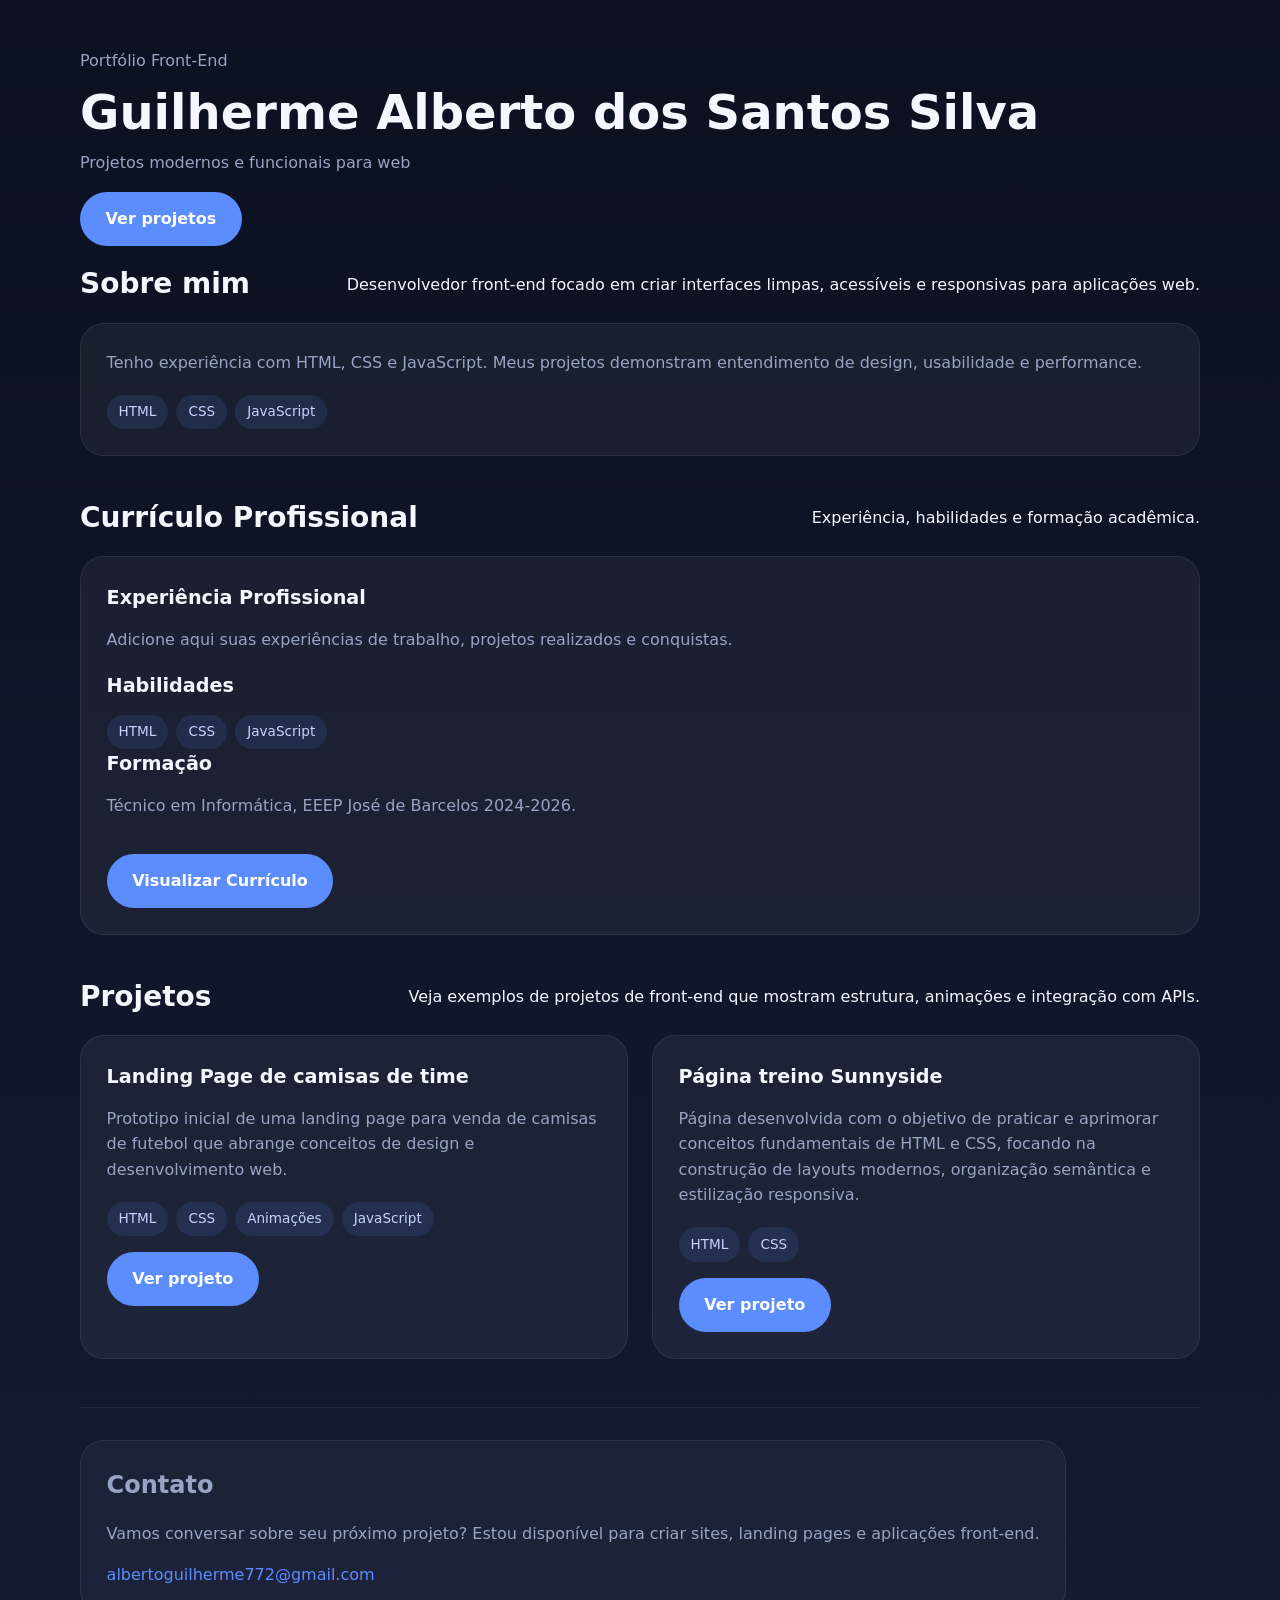
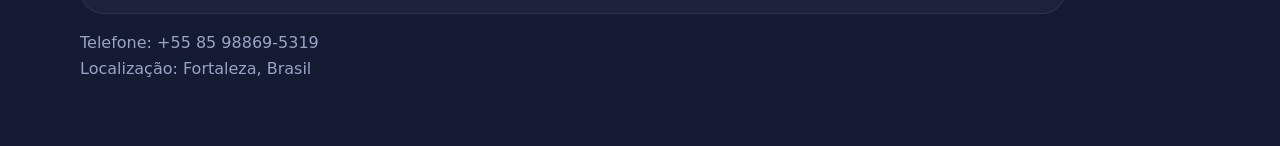
<file: index.html>
<!DOCTYPE html>
<html lang="pt-BR">
<head>
  <meta charset="UTF-8">
  <meta name="viewport" content="width=device-width, initial-scale=1.0">
  <title>Portfólio Front-End</title>
  <link rel="stylesheet" href="css/style.css">
  
    
</head>
<body>
  <div class="container">

    <!-- Cabeçalho -->
    <header>
      <div>
        <p>Portfólio Front-End</p>
        <h1>Guilherme Alberto dos Santos Silva</h1>
        <p>Projetos modernos e funcionais para web</p>
      </div>
      <a class="button-primary" href="#projetos">Ver projetos</a>
    </header>

    <!-- Seção Sobre mim -->    
    <section>
      <div class="section-title">
        <h2>Sobre mim</h2>
        <p>Desenvolvedor front-end focado em criar interfaces limpas, acessíveis e responsivas para aplicações web.</p>
      </div>
      <div class="card">
        <p>Tenho experiência com HTML, CSS e JavaScript. Meus projetos demonstram entendimento de design, usabilidade e performance.</p>
        <div class="tags">
          <span class="tag">HTML</span>
          <span class="tag">CSS</span>
          <span class="tag">JavaScript</span>
        </div>
      </div>
    </section>

    <!-- Seção Currículo -->
    <section id="curriculo" style="margin-top: 2.5rem;">
      <div class="section-title">
        <h2>Currículo Profissional</h2>
        <p>Experiência, habilidades e formação acadêmica.</p>
      </div>
      <div class="card">
        <h3>Experiência Profissional</h3>
        <p>Adicione aqui suas experiências de trabalho, projetos realizados e conquistas.</p>
        <h3>Habilidades</h3>
        <div class="tags">
          <span class="tag">HTML</span>
          <span class="tag">CSS</span>
          <span class="tag">JavaScript</span>
        </div>
        <h3>Formação</h3>
        <p>Técnico em Informática, EEEP José de Barcelos 2024-2026.</p>
        <a class="button-primary" href="imgs/Currículo Profissional Guilherme Alberto.pdf" style="margin-top: 1rem; display: inline-flex;">Visualizar Currículo</a>
      </div>
    </section>

    <!-- Seção Projetos -->
    <section id="projetos" style="margin-top: 2.5rem;">
      <div class="section-title">
        <h2>Projetos</h2>
        <p>Veja exemplos de projetos de front-end que mostram estrutura, animações e integração com APIs.</p>
      </div>

      <!-- Projetos -->
      <div id="projetos" class="grid projects">

        <!--Projeto Shirt Cycle-->
        <article class="card">
          <h3>Landing Page de camisas de time</h3>
          <p>Prototipo inicial de uma landing page para venda de camisas de futebol que abrange conceitos de design e desenvolvimento web.</p>
          <div class="tags">
            <span class="tag">HTML</span>
            <span class="tag">CSS</span>
            <span class="tag">Animações</span>
            <span class="tag">JavaScript</span>
          </div>
          <a class="button-primary" href="projetos/Shirt Cycle para portfolio/index.html" style="margin-top:1rem; display:inline-block;">Ver projeto</a>
        </article>

        <!--Projeto Suunyside-->
        <article class="card">
          <h3>Página treino Sunnyside</h3>
          <p>Página desenvolvida com o objetivo de praticar e aprimorar conceitos fundamentais de HTML e CSS, focando na construção de layouts modernos, organização semântica e estilização responsiva.</p>
          <div class="tags">
            <span class="tag">HTML</span>
            <span class="tag">CSS</span>
          </div>
          <a class="button-primary" href="projetos/suunyside/index.html" style="margin-top:1rem; display:inline-block;">Ver projeto</a>
        </article>


      
      </div>
    </section>

    <!-- Rodapé -->
    <footer>
      <div class="contact-card">
        <h2>Contato</h2>
        <p>Vamos conversar sobre seu próximo projeto? Estou disponível para criar sites, landing pages e aplicações front-end.</p>
        <a href="mailto:albertoguilherme772@gmail.com">albertoguilherme772@gmail.com</a>
      </div>
      <div>
        <p>Telefone: +55 85 98869-5319</p>
        <p>Localização: Fortaleza, Brasil</p>
      </div>
    </footer>
  </div>
</body>
</html>
</file>
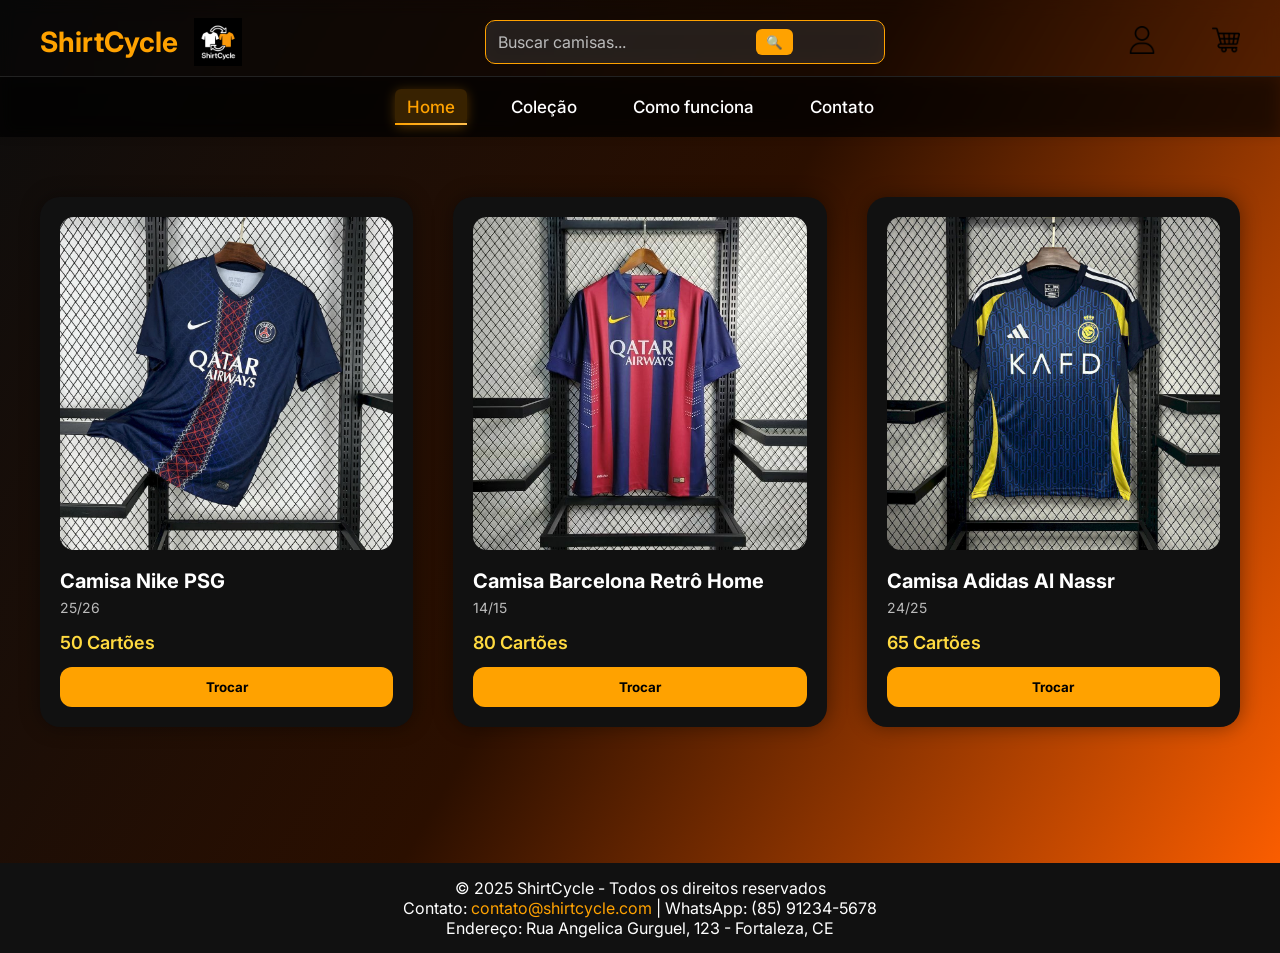
<file: projetos/Shirt Cycle para portfolio/index.html>
<!DOCTYPE html>
<html lang="pt-br">
<head>
  <meta charset="UTF-8" />
  <meta name="viewport" content="width=device-width, initial-scale=1.0" />
  <title>ShirtCycle</title>
  <link rel="stylesheet" href="css/pagina-principal.css">
  <!-- Links para fontes Google Fonts -->
  <link rel="preconnect" href="https://fonts.googleapis.com">
  <link rel="preconnect" href="https://fonts.gstatic.com" crossorigin>
  <link href="https://fonts.googleapis.com/css2?family=Inter:wght@300;400;600;700&display=swap" rel="stylesheet">


</head>
<body>
  <!-- Seção do cabeçalho com navbar -->
  <header class="main-navbar">
    <!-- Parte superior da navbar -->
    <div class="navbar-top">

      <!-- Parte esquerda da navbar -->
      <div class="navbar-left">
        <span class="logo" style="font-size:28px; font-weight:700; color:#ffa200; margin-right:16px;">ShirtCycle</span>
        <img src="imgs/favicon.ico.jpg" alt="Logo" style="height:48px;">
      </div>

      <!-- Parte central da navbar -->
      <div class="navbar-center">
        <form class="search-bar">
          <input type="text" placeholder="Buscar camisas..." />
          <button type="submit">🔍</button>
        </form>
      </div>

      <!-- Parte direita da navbar -->
      <div class="navbar-right">
        <a href="usuario.html"><img src="imgs/user.png" alt="Minha conta" style="height:28px; margin-right:24px;"></a>
        <a href="carrinho.html" style="cursor: pointer; text-decoration: none;">
          <img src="imgs/shopping-cart.png" alt="Meu carrinho" style="height:28px;">
        </a>
      </div>
    </div>

    <!-- Navbar inferior -->
    <nav class="navbar-menu">
      <ul>
        <li><a href="#" class="active">Home</a></li>
        <li><a href="#">Coleção</a></li>
        <li><a href="#">Como funciona</a></li>
        <li><a href="#">Contato</a></li>
      </ul>
    </nav>
  </header>

  <!-- Conteúdo principal com cards das camisas -->
  <div class="container">

    <!-- Card da camisa PSG -->
    <div class="card">
      <img src="imgs/camisa-nike-psg-2025-2026-oficial-masculina-c0c71cf3f58de8229017474067419958-1024-1024.webp" alt="Camisa PSG" />
      <div class="info">
        <h2>Camisa Nike PSG</h2>
        <span>25/26</span>
      </div>
      <p class="preco">50 Cartões</p>
      <a href="compre-psg.html"><button class="btn-trocar">Trocar</button></a>
    </div>

    <!-- Card da camisa Barcelona -->
    <div class="card">
      <img src="imgs/camisa-retro-barcelona-14-15-home-nike-vermelho-azul-imagem1-jpeg11-5f0092def4915a3cf616942218174651-640-0.jpeg.jpg" alt="Barcelona Retrô" />
      <div class="info">
        <h2>Camisa Barcelona Retrô Home</h2>
        <span>14/15</span>
      </div>
      <p class="preco">80 Cartões</p>
      <a href="compre_barca.html"><button class="btn-trocar">Trocar</button></a>
    </div>

    <!-- Card da camisa Al Nassr -->
    <div class="card">
      <img src="imgs/camisa-adidas-al-nassr-2024-2025-azul-oficial-masculina-2-25462c54479f03300c17310004550002-1024-1024.jpg" alt="Al Nassr" />
      <div class="info">
        <h2>Camisa Adidas Al Nassr</h2>
        <span>24/25</span>
      </div>
      <p class="preco">65 Cartões</p>
      <a href="compre_alnassar.html"><button class="btn-trocar">Trocar</button></a>
    </div>
  </div>

  <!-- Rodapé da página -->
  <footer id="footer">
    <p>© 2025 ShirtCycle - Todos os direitos reservados</p>
    <p>Contato: <a href="mailto:contato@shirtcycle.com">contato@shirtcycle.com</a> | WhatsApp: (85) 91234-5678</p>
    <p>Endereço: Rua Angelica Gurguel, 123 - Fortaleza, CE</p>
  </footer>
</body>
</html>
</file>
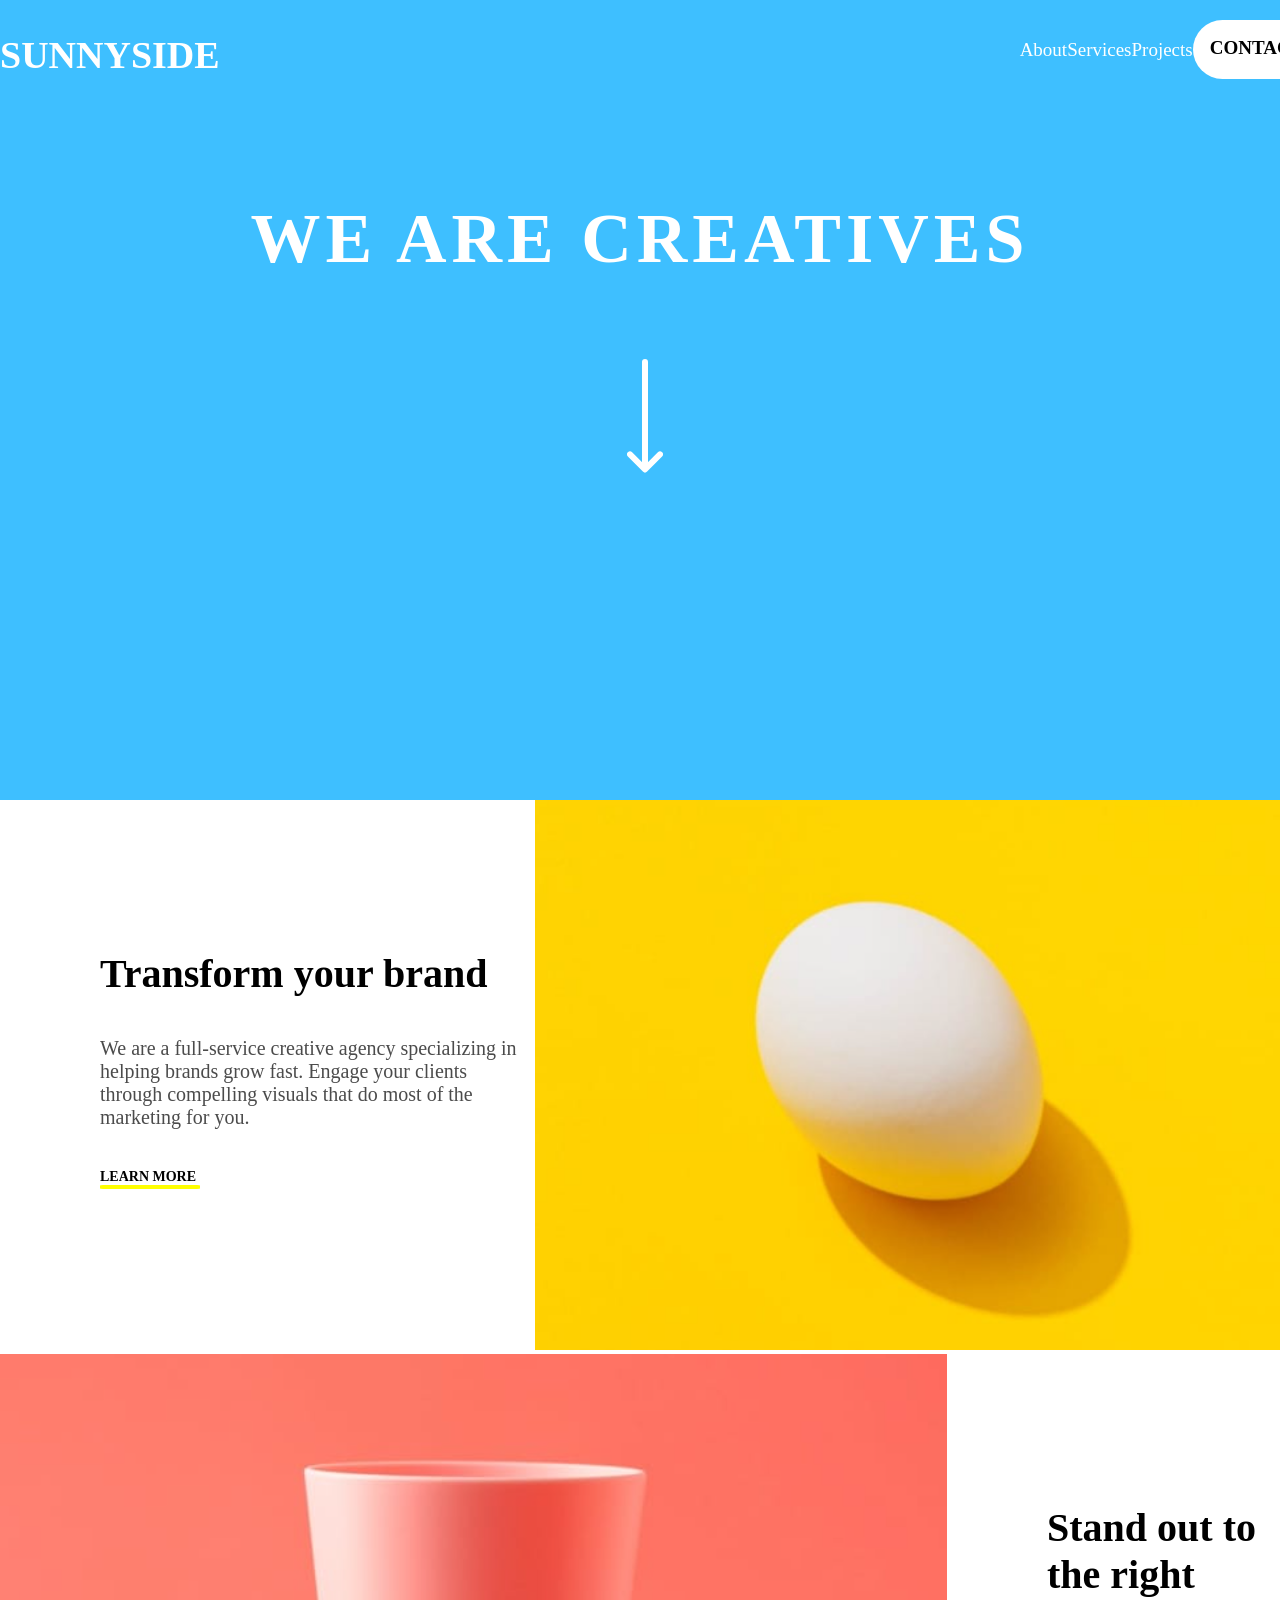
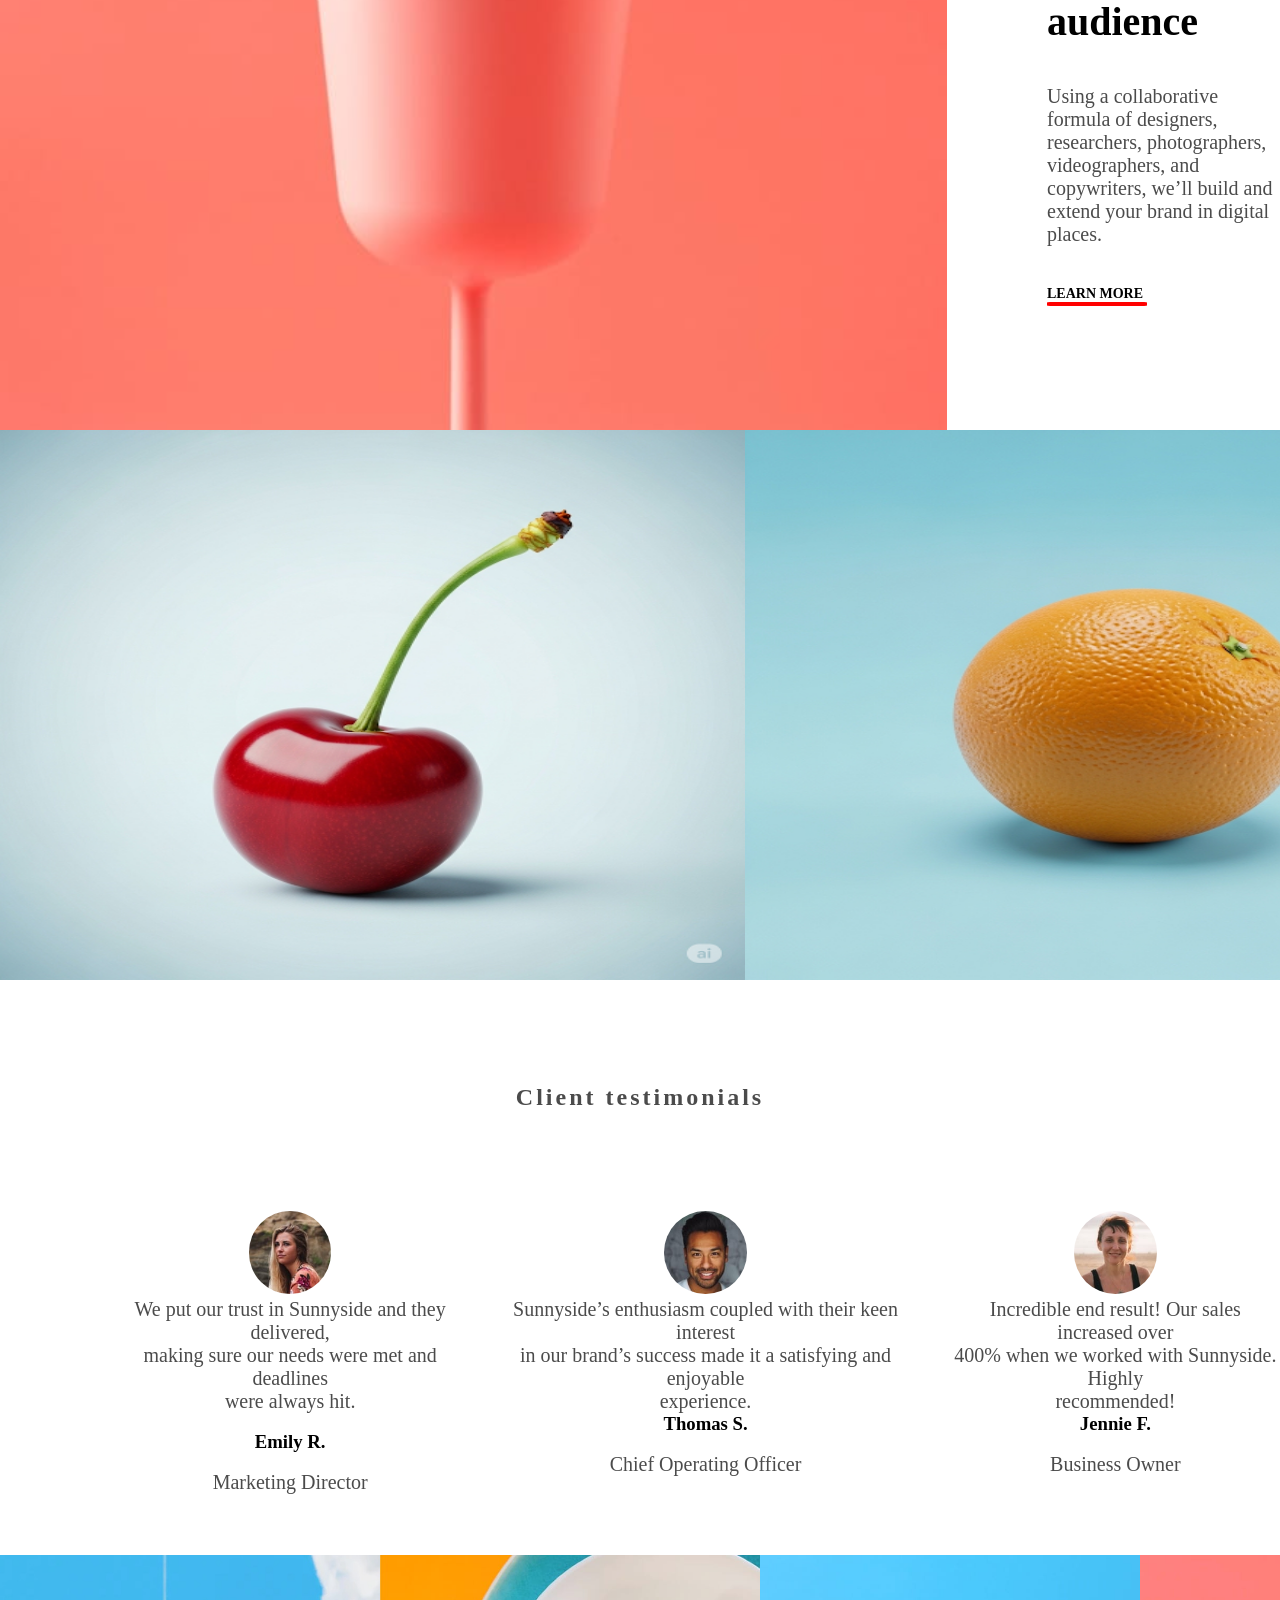
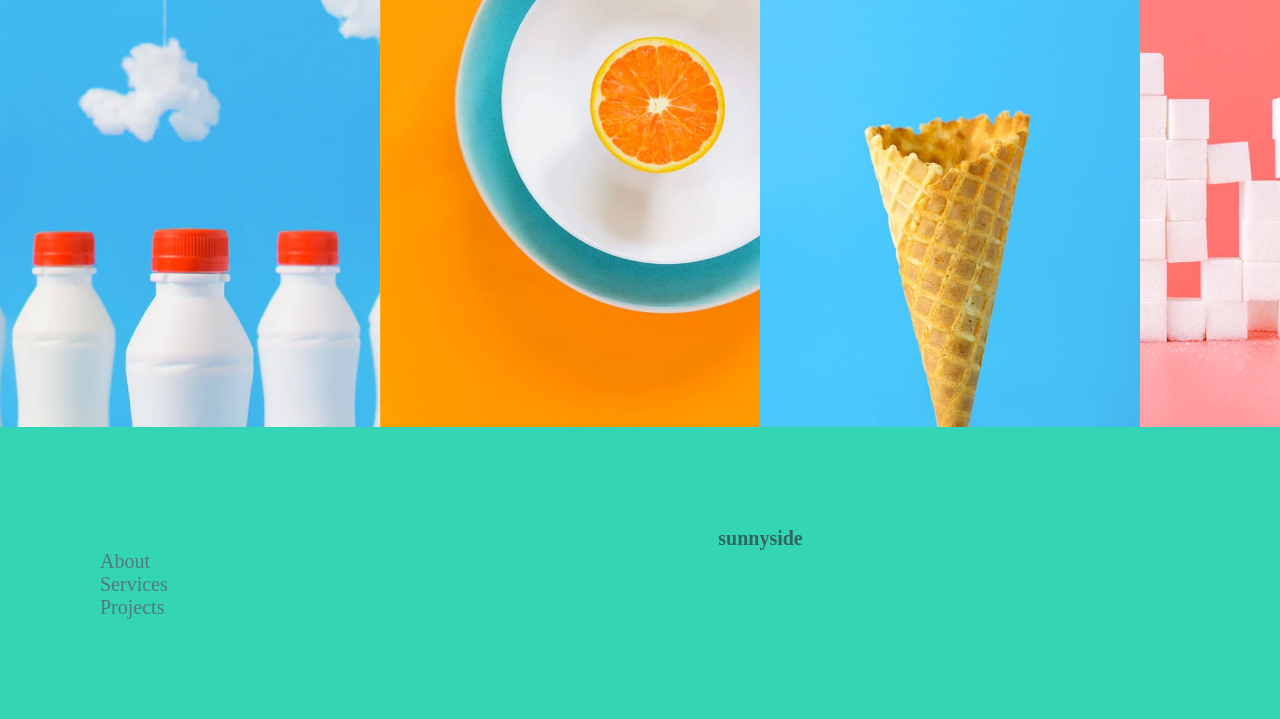
<file: projetos/suunyside/index.html>
<!DOCTYPE html>
<html lang="pt-br">
<head>
    <meta charset="UTF-8">
    <meta name="viewport" content="width=device-width, initial-scale=1.0">
    <title>Document</title>
    <link rel="stylesheet" href="css/style.css">
</head>
<body>
    <!-- Cabeçalho -->
    <header class="cabecalho">

        <!-- Barra de navegação -->
        <div class="navbar">
            <div class="sunny"> <strong> <h1>SUNNYSIDE </h1> </strong></div>
            <div class="about">About</div>
            <div class="services">Services</div>
            <div class="proj">Projects</div>
            <div class="cont"><strong> CONTACT </strong></div>
        </div>

       <div class="creative"> <strong> <h1> WE ARE CREATIVES </h1> </strong></div>
       <img class="seta" src="imgs/icon-arrow-down.svg" alt="">
    </header>

    <!--Cards-->
    <div class="cards">
    
        <!--Card 1-->
        <div class="descricao1">
            <div class="frases">
                <div class="frase1"> <h1>Transform your brand</h1></div>
                <div class="frase2">We are a full-service creative agency specializing in helping brands grow fast. Engage your clients through compelling visuals that do most of the marketing for you.</div>
                <div class="learn"><strong>LEARN MORE</strong> </div>
                <div class="bar-amarelo"></div>
            </div>
            <div class="ovo"><img src="imgs/Captura de tela 2025-07-27 135743.png" alt=""></div>   
        </div>

    <!--Card 2-->
        <div class="card-copo">
            <img class="copo" src="imgs/Captura de tela 2025-07-27 161044.png" alt="">
            <div class="frases2">
                <div class="stand"> <h1>Stand out to the right audience</h1></div>
                <p class="frase3">Using a collaborative formula of designers, researchers, photographers, videographers, and copywriters, we’ll build and extend your brand in digital places.</p>
                <p class="learn"><strong>LEARN MORE</strong></p>
                <div class="bar-vermelho"></div>
            </div>
        </div>
</div>
        <!--Cards finais-->
        <div class="cards-finais">
            <div class="card-cereja">
                <img class="cereja" src="imgs/unnamed.png" alt="">
            </div>
            <div class="card-laranja">
                <img class="laranja" src="imgs/unnamed (1).png" alt="">
            </div>
        </div>

 <h2>Client testimonials</h2>

        <!--Clientes-->
        <div class="clientes">
            
            <!-- Emily -->
            <div class="emily">
                <img class="img-emily" src="imgs/image-emily.jpg" alt=""><br>
                <p>We put our trust in Sunnyside and they delivered,<br> making sure our needs were met and deadlines<br> were always hit.</p> <br>
                <h3>Emily R.</h3> <br>
                <p>Marketing Director</p>
            </div>

            <!-- Thomas -->
            <div class="thomas">
                <img class="img-thomas" src="imgs/image-thomas.jpg" alt="">
                <p>Sunnyside’s enthusiasm coupled with their keen interest <br>  in our brand’s success made it a satisfying and enjoyable <br> experience.</p>
                <h3>Thomas S.</h3><br>
                <p>Chief Operating Officer</p>
            </div>

            <!-- Jennie -->
            <div class="jennie">
                <img class="img-jennie" src="imgs/image-jennie.jpg" alt="">
                <p>Incredible end result! Our sales increased over <br> 400% when we worked with Sunnyside. Highly <br> recommended!</p>
                <h3>Jennie F.</h3><br>
                <p>Business Owner</p>
            </div>
        </div>

<!--Rodapé-->
    <div class="footer">
        <img src="imgs/image-gallery-milkbottles.jpg" alt="">
        <img src="imgs/image-gallery-orange.jpg" alt="">
        <img src="imgs/image-gallery-cone.jpg" alt="">
        <img src="imgs/image-gallery-sugarcubes.jpg" alt="">

    </div>

        <div class="footer-text">
          <h1>sunnyside</h1> 
          <p class="p-final">About</p>
          <p class="p-final">Services</p>
          <p class="p-final">Projects</p> 
        </div>

</body>
</html>
</file>
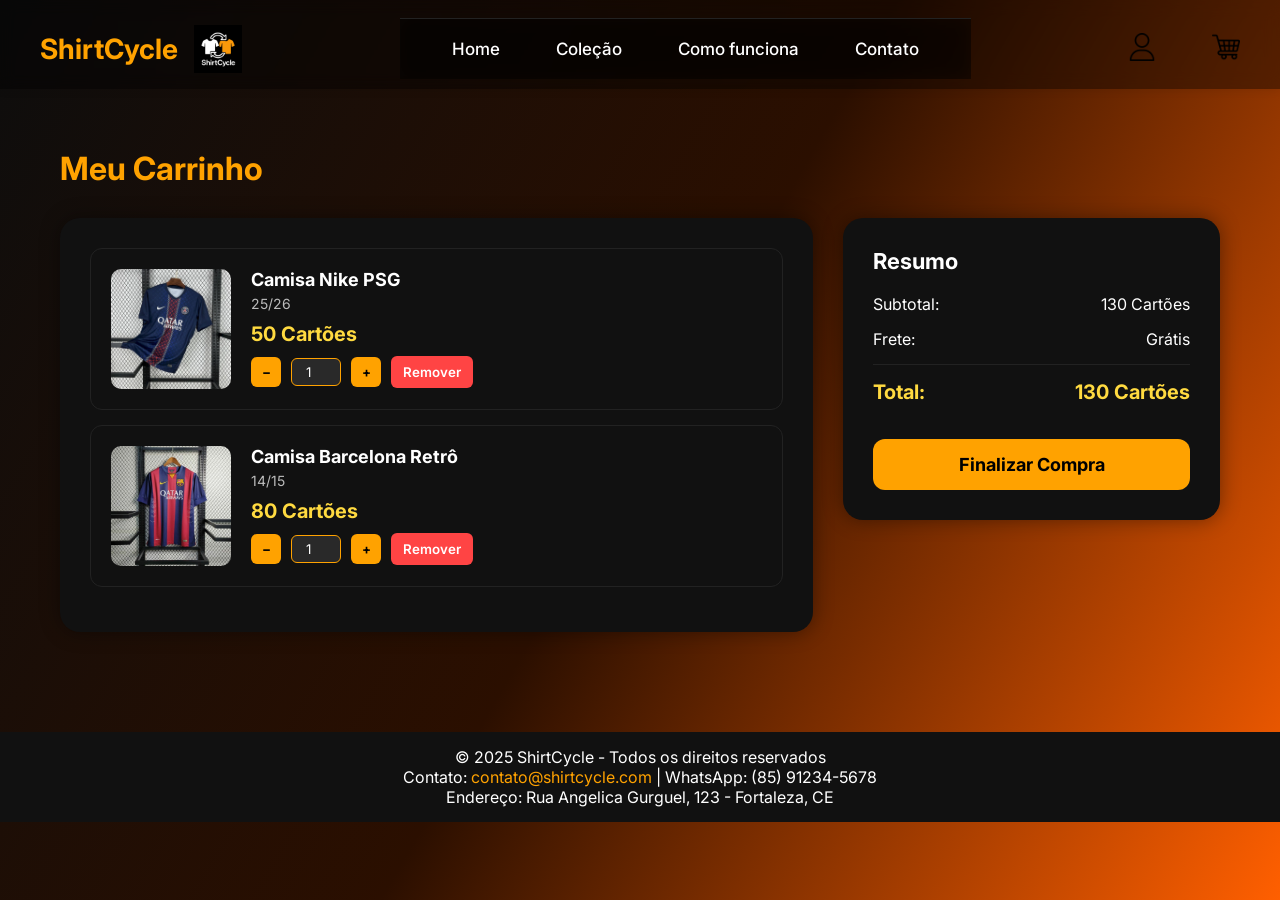
<file: projetos/Shirt Cycle para portfolio/carrinho.html>
<!DOCTYPE html>
<html lang="pt-br">
<head>

  <meta charset="UTF-8" />
  <meta name="viewport" content="width=device-width, initial-scale=1.0" />
  <title>Carrinho - ShirtCycle</title>
  <link rel="stylesheet" href="css/carrinho.css">
  <!-- Links para fontes Google Fonts -->
  <link rel="preconnect" href="https://fonts.googleapis.com">
  <link rel="preconnect" href="https://fonts.gstatic.com" crossorigin>
  <link href="https://fonts.googleapis.com/css2?family=Inter:wght@300;400;600;700&display=swap" rel="stylesheet">

</head>

<body>
  <!-- Seção do cabeçalho com navbar -->
  <header class="main-navbar">

    <!--Navbar superior-->
    <div class="navbar-top">

      <!--Navbar a esquerda-->
      <div class="navbar-left">
        <span class="logo" style="font-size:28px; font-weight:700; color:#ffa200; margin-right:16px;">ShirtCycle</span>
        <img src="imgs/favicon.ico.jpg" alt="Logo" style="height:48px;">
      </div>

      <nav class="navbar-menu">
      <ul>
        <li><a href="index.html">Home</a></li>
        <li><a href="#">Coleção</a></li>
        <li><a href="#">Como funciona</a></li>
        <li><a href="#">Contato</a></li>
      </ul>
    </nav>

      
      <!--Navbar a direita-->
      <div class="navbar-right">
        <a href="usuario.html"><img src="imgs/user.png" alt="Minha conta" style="height:28px; margin-right:24px;"></a>
        <a href="carrinho.html"><img src="imgs/shopping-cart.png" alt="Meu carrinho" style="height:28px;"></a>
      </div>
    </div>

    <!-- Navbar inferior -->
    
  </header>


  <!-- Conteúdo principal do carrinho -->
  <div class="cart-container">
    <h1 class="cart-title">Meu Carrinho</h1>

    <div class="cart-content">
      <!-- Itens do carrinho -->
      <div class="cart-items" id="cartItems">
        <div class="empty-cart">
          <p>Seu carrinho está vazio</p>
          <a href="index.html" class="empty-btn">Voltar às compras</a>
        </div>
      </div>

      <!-- Resumo do carrinho -->
      <div class="cart-summary">
        <h2 class="summary-title">Resumo</h2>
        <div class="summary-row">
          <span>Subtotal:</span>
          <span id="subtotal">0 Cartões</span>
        </div>
        <div class="summary-row">
          <span>Frete:</span>
          <span>Grátis</span>
        </div>
        <div class="summary-row total">
          <span>Total:</span>
          <span id="total">0 Cartões</span>
        </div>
        <button class="checkout-btn" id="checkoutBtn" disabled>Finalizar Compra</button>
      </div>
    </div>
  </div>

  <!-- Rodapé da página -->
  <footer>
    <p>© 2025 ShirtCycle - Todos os direitos reservados</p>
    <p>Contato: <a href="mailto:contato@shirtcycle.com">contato@shirtcycle.com</a> | WhatsApp: (85) 91234-5678</p>
    <p>Endereço: Rua Angelica Gurguel, 123 - Fortaleza, CE</p>
  </footer>

  <script>
    // Dados de exemplo do carrinho (integrar com localStorage ou backend)
    const cartData = [
      {
        id: 1,
        name: 'Camisa Nike PSG',
        season: '25/26',
        price: 50,
        quantity: 1,
        image: 'imgs/camisa-nike-psg-2025-2026-oficial-masculina-c0c71cf3f58de8229017474067419958-1024-1024.webp'
      },
      {
        id: 2,
        name: 'Camisa Barcelona Retrô',
        season: '14/15',
        price: 80,
        quantity: 1,
        image: 'imgs/camisa-retro-barcelona-14-15-home-nike-vermelho-azul-imagem1-jpeg11-5f0092def4915a3cf616942218174651-640-0.jpeg.jpg'
      }
    ];

    // Função para renderizar o carrinho
    function renderCart() {
      const cartItems = document.getElementById('cartItems');

      if (cartData.length === 0) {
        cartItems.innerHTML = `
          <div class="empty-cart">
            <p>Seu carrinho está vazio</p>
            <a href="teste.html" class="empty-btn">Voltar às compras</a>
          </div>
        `;
        document.getElementById('checkoutBtn').disabled = true;
        return;
      }

      cartItems.innerHTML = cartData.map(item => `
        <div class="cart-item">
          <img src="${item.image}" alt="${item.name}" class="item-image">
          <div class="item-details">
            <div class="item-name">${item.name}</div>
            <div class="item-season">${item.season}</div>
            <div class="item-price">${item.price} Cartões</div>
            <div class="item-quantity">
              <button class="quantity-btn" onclick="updateQuantity(${item.id}, -1)">−</button>
              <input type="number" class="quantity-input" value="${item.quantity}" readonly>
              <button class="quantity-btn" onclick="updateQuantity(${item.id}, 1)">+</button>
              <button class="remove-btn" onclick="removeItem(${item.id})">Remover</button>
            </div>
          </div>
        </div>
      `).join('');

      updateSummary();
    }

    // Função para atualizar quantidade
    function updateQuantity(id, change) {
      const item = cartData.find(i => i.id === id);
      if (item) {
        item.quantity += change;
        if (item.quantity < 1) item.quantity = 1;
        renderCart();
      }
    }

    // Função para remover item
    function removeItem(id) {
      const index = cartData.findIndex(i => i.id === id);
      if (index > -1) {
        cartData.splice(index, 1);
        renderCart();
      }
    }

    // Função para atualizar resumo
    function updateSummary() {
      const subtotal = cartData.reduce((sum, item) => sum + (item.price * item.quantity), 0);
      document.getElementById('subtotal').textContent = subtotal + ' Cartões';
      document.getElementById('total').textContent = subtotal + ' Cartões';
      document.getElementById('checkoutBtn').disabled = cartData.length === 0;
    }

    // Renderizar carrinho ao carregar a página
    renderCart();
  </script>
</body>
</html>
</file>
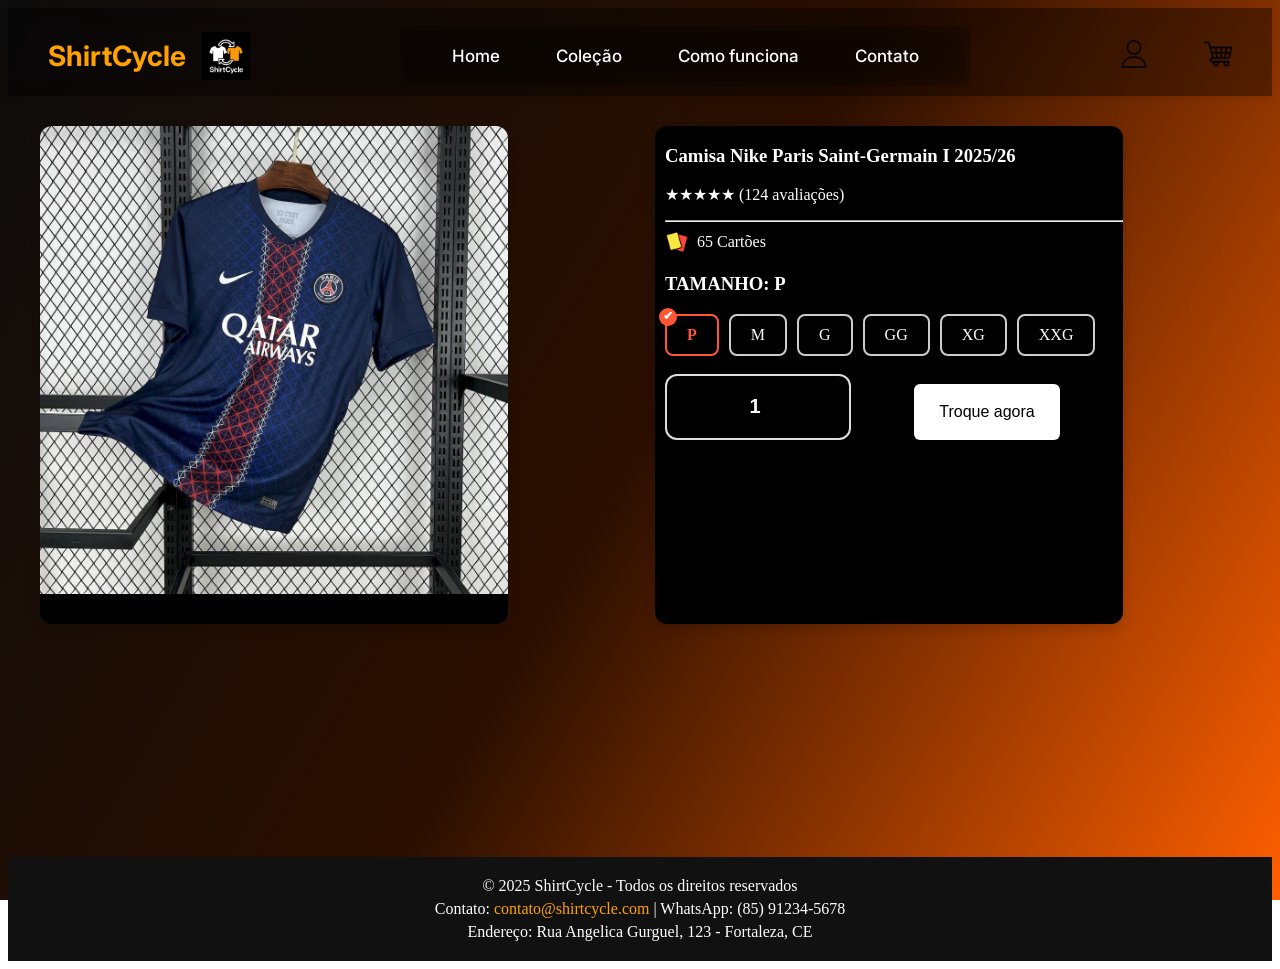
<file: projetos/Shirt Cycle para portfolio/compre-psg.html>
<!DOCTYPE html>
<html lang="pt-br">
<head>
  <meta charset="utf-8" />
  <meta name="viewport" content="width=device-width,initial-scale=1" />
  <title>Carrinho — ShirtCycle</title>
  <link rel="stylesheet" href="css/compre-psg.css">
  <link href="https://fonts.googleapis.com/css2?family=Inter:wght@300;400;600;700&display=swap" rel="stylesheet">
  <body>
    
     <!-- Seção do cabeçalho com navbar -->
  <header class="main-navbar">

    <!--Navbar superior-->
    <div class="navbar-top">

      <!--Navbar a esquerda-->
      <div class="navbar-left">
        <span class="logo" style="font-size:28px; font-weight:700; color:#ffa200; margin-right:16px;">ShirtCycle</span>
        <img src="imgs/favicon.ico.jpg" alt="Logo" style="height:48px;">
      </div>

      <nav class="navbar-menu">
      <ul>
        <li><a href="index.html">Home</a></li>
        <li><a href="#">Coleção</a></li>
        <li><a href="#">Como funciona</a></li>
        <li><a href="#">Contato</a></li>
      </ul>
    </nav>

      
      <!--Navbar a direita-->
      <div class="navbar-right">
        <a href="usuario.html"><img src="imgs/user.png" alt="Minha conta" style="height:28px; margin-right:24px;"></a>
        <a href="carrinho.html"><img src="imgs/shopping-cart.png" alt="Meu carrinho" style="height:28px;"></a>
      </div>
    </div>
    
  </header>

    <!-- Main content -->
    <main>
        <div class="container">
            <div class="card">
                <img src="imgs/camisa-nike-psg-2025-2026-oficial-masculina-c0c71cf3f58de8229017474067419958-1024-1024.webp" alt="">
            </div>

            <div class="card">
                <h3>Camisa Nike Paris Saint-Germain I 2025/26</h3>
                <p class="rating">★★★★★ (124 avaliações)</p>
                <hr>
                <span style="display: flex; align-items: center;">
                    <img src="imgs/football-card.png" alt="Cartão" style="width:24px; height:24px; margin-right:8px;">
                    <p class="price" style="margin: 0;">65 Cartões</p>
                </span>
                <div class="credit-row">
                </div>
                <h3>TAMANHO: <span id="tamanhoSelecionado">P</span></h3>
                    <div class="tamanhos">
                        <div class="opcao selecionado" data-valor="P">P</div>
                        <div class="opcao" data-valor="M">M</div>
                        <div class="opcao" data-valor="G">G</div>
                        <div class="opcao" data-valor="GG">GG</div>
                        <div class="opcao" data-valor="XG">XG</div>
                        <div class="opcao" data-valor="XXG">XXG</div>
                    </div> <br>
                   <div class="compre">
                    <div class="contador">
                        <button class="btn" id="menos">-</button>
                        <span class="valor" id="quantidade">1</span>
                        <button class="btn" id="mais">+</button>
                        
                    </div>
                        <button>Troque agora</button>
                    </div> 

            </div>
        </div>

        <footer id="footer">
    <p>© 2025 ShirtCycle - Todos os direitos reservados</p>
    <p>Contato: <a href="mailto:contato@shirtcycle.com">contato@shirtcycle.com</a> | WhatsApp: (85) 91234-5678</p>
    <p>Endereço: Rua Angelica Gurguel, 123 - Fortaleza, CE</p>
  </footer>

        <script>
    const opcoes = document.querySelectorAll(".opcao");
    const spanSelecionado = document.getElementById("tamanhoSelecionado");

    opcoes.forEach(opcao => {
      opcao.addEventListener("click", () => {
        // Remove a classe "selecionado" de todas
        opcoes.forEach(o => o.classList.remove("selecionado"));

        // Adiciona a classe "selecionado" na clicada
        opcao.classList.add("selecionado");

        // Atualiza o texto mostrado
        spanSelecionado.textContent = opcao.dataset.valor;
      });
    });

    const menos = document.getElementById("menos");
    const mais = document.getElementById("mais");
    const quantidade = document.getElementById("quantidade");

    let valor = 1;

    mais.addEventListener("click", () => {
      valor++;
      quantidade.textContent = valor;
    });

    menos.addEventListener("click", () => {
      if (valor > 1) { // evita número menor que 1
        valor--;
        quantidade.textContent = valor;
      }
    });
  </script>
    </main>

  </body>

</html>
</file>
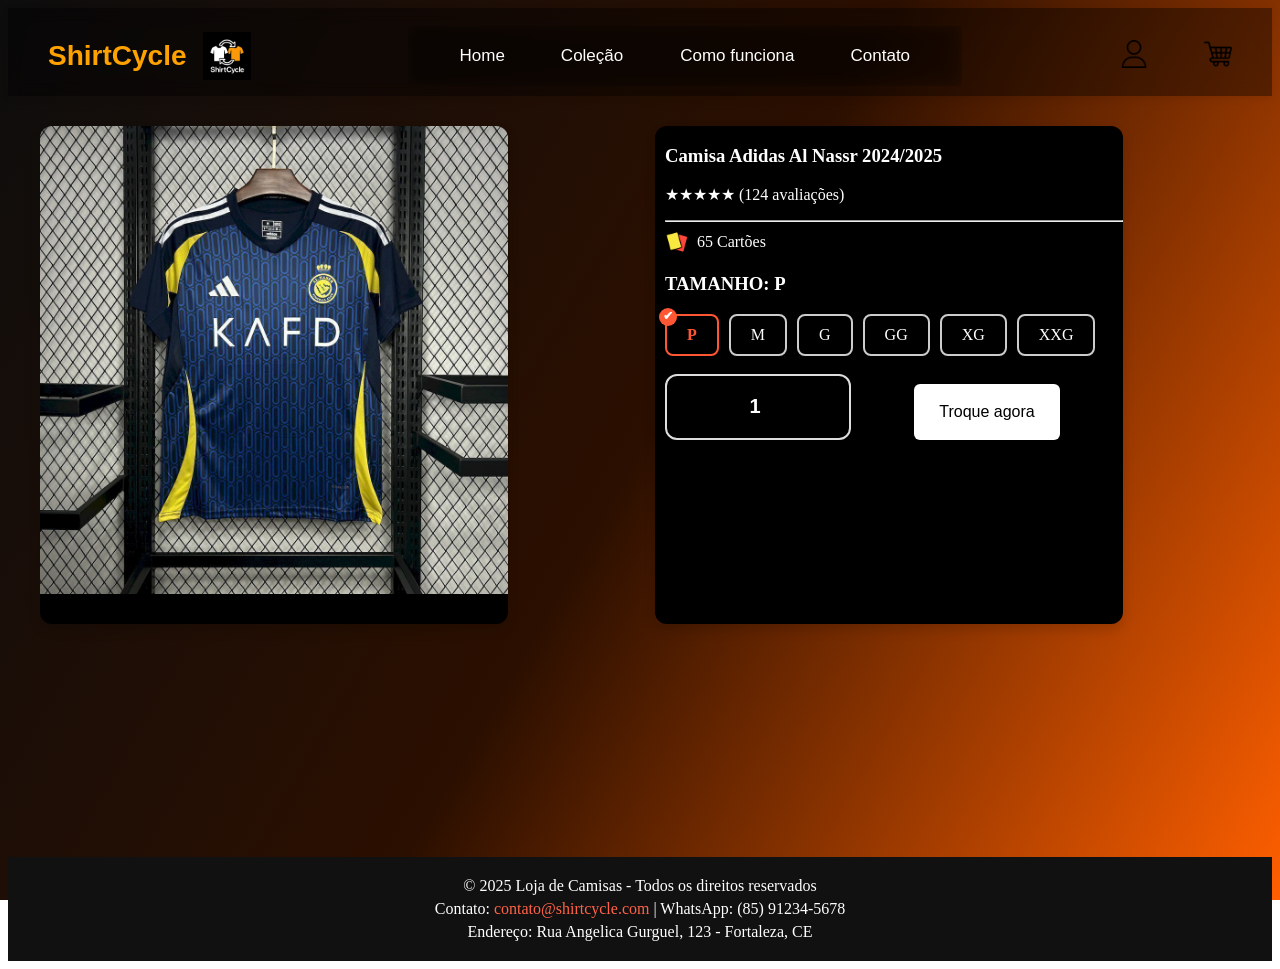
<file: projetos/Shirt Cycle para portfolio/compre_alnassar.html>
<!DOCTYPE html>
<html lang="pt-BR">
<head>
    <meta charset="UTF-8">
    <meta name="viewport" content="width=device-width, initial-scale=1.0">
    <title>Troque sua camisa!</title>
    <link rel="stylesheet" href="css/compre-al-nassar.css">
    <link rel="icon" href="imgs/favicon.ico.jpg" type="image/x-icon">
    <!-- Links para fontes Google Fonts -->
    <link href="https://fonts.googleapis.com/css2?family=Anton&family=Bebas+Neue&family=Montserrat:wght@600&family=Poppins:wght@600&display=swap" rel="stylesheet">
   
        
    
</head>
<body>
   

    <!-- Seção do cabeçalho com navbar -->
  <header class="main-navbar">

    <!--Navbar superior-->
    <div class="navbar-top">

      <!--Navbar a esquerda-->
      <div class="navbar-left">
        <span class="logo" style="font-size:28px; font-weight:700; color:#ffa200; margin-right:16px;">ShirtCycle</span>
        <img src="imgs/favicon.ico.jpg" alt="Logo" style="height:48px;">
      </div>

      <nav class="navbar-menu">
      <ul>
        <li><a href="index.html">Home</a></li>
        <li><a href="#">Coleção</a></li>
        <li><a href="#">Como funciona</a></li>
        <li><a href="#">Contato</a></li>
      </ul>
    </nav>

      
      <!--Navbar a direita-->
      <div class="navbar-right">
        <a href="usuario.html"><img src="imgs/user.png" alt="Minha conta" style="height:28px; margin-right:24px;"></a>
        <a href="carrinho.html"><img src="imgs/shopping-cart.png" alt="Meu carrinho" style="height:28px;"></a>
      </div>
    </div>

    <!-- Navbar inferior -->
    
  </header>

    <!-- Main content -->
    <main>
        <div class="container">
            <div class="card">
                <img src="imgs/camisa-adidas-al-nassr-2024-2025-azul-oficial-masculina-2-25462c54479f03300c17310004550002-1024-1024.jpg" alt="">
            </div>

            <div class="card">
                <h3>Camisa Adidas Al Nassr 2024/2025 </h3>
                <p class="rating">★★★★★ (124 avaliações)</p>
                <hr>
                <span style="display: flex; align-items: center;">
                    <img src="imgs/football-card.png" alt="Cartão" style="width:24px; height:24px; margin-right:8px;">
                    <p class="price" style="margin: 0;">65 Cartões</p>
                </span>
                <div class="credit-row">
                </div>
                <h3>TAMANHO: <span id="tamanhoSelecionado">P</span></h3>
                    <div class="tamanhos">
                        <div class="opcao selecionado" data-valor="P">P</div>
                        <div class="opcao" data-valor="M">M</div>
                        <div class="opcao" data-valor="G">G</div>
                        <div class="opcao" data-valor="GG">GG</div>
                        <div class="opcao" data-valor="XG">XG</div>
                        <div class="opcao" data-valor="XXG">XXG</div>
                    </div> <br>
                   <div class="compre">
                    <div class="contador">
                        <button class="btn" id="menos">-</button>
                        <span class="valor" id="quantidade">1</span>
                        <button class="btn" id="mais">+</button>
                        
                    </div>
                        <button>Troque agora</button>
                    </div> 

            </div>
        </div>

        <script>
    const opcoes = document.querySelectorAll(".opcao");
    const spanSelecionado = document.getElementById("tamanhoSelecionado");

    opcoes.forEach(opcao => {
      opcao.addEventListener("click", () => {
        // Remove a classe "selecionado" de todas
        opcoes.forEach(o => o.classList.remove("selecionado"));

        // Adiciona a classe "selecionado" na clicada
        opcao.classList.add("selecionado");

        // Atualiza o texto mostrado
        spanSelecionado.textContent = opcao.dataset.valor;
      });
    });

    const menos = document.getElementById("menos");
    const mais = document.getElementById("mais");
    const quantidade = document.getElementById("quantidade");

    let valor = 1;

    mais.addEventListener("click", () => {
      valor++;
      quantidade.textContent = valor;
    });

    menos.addEventListener("click", () => {
      if (valor > 1) { // evita número menor que 1
        valor--;
        quantidade.textContent = valor;
      }
    });
  </script>
    </main>
    <!-- Footer -->
    <footer>
      <p>© 2025 Loja de Camisas - Todos os direitos reservados</p>
      <p>Contato: <a href="mailto:contato@shirtcycle.com" style="color: #ff6347;">contato@shirtcycle.com</a> | WhatsApp: (85) 91234-5678</p>
      <p>Endereço: Rua Angelica Gurguel, 123 - Fortaleza, CE</p>
    </footer>
</body>
</html>
</file>
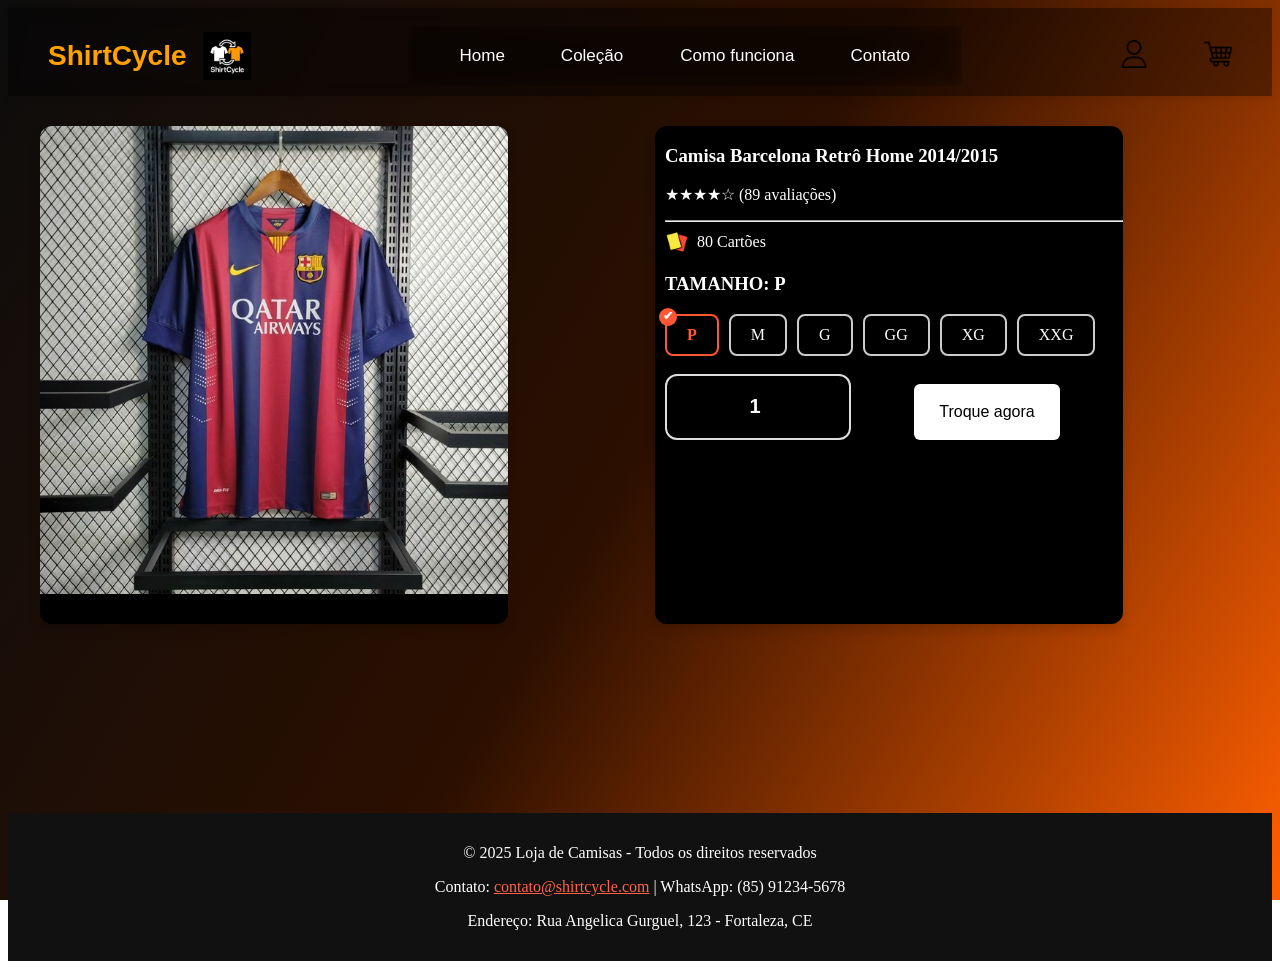
<file: projetos/Shirt Cycle para portfolio/compre_barca.html>
<!DOCTYPE html>
<html lang="pt-BR">
<head>
    <meta charset="UTF-8">
    <meta name="viewport" content="width=device-width, initial-scale=1.0">
    <title>Troque sua camisa!</title>
    <link rel="stylesheet" href="css/compre-barca.css">
      <link rel="icon" href="imgs/favicon.ico.jpg" type="image/x-icon">
       <link href="https://fonts.googleapis.com/css2?family=Anton&family=Bebas+Neue&family=Montserrat:wght@600&family=Poppins:wght@600&display=swap" rel="stylesheet">
    
       
    </style>
</head>
<body>

   <!-- Seção do cabeçalho com navbar -->
  <header class="main-navbar">

    <!--Navbar superior-->
    <div class="navbar-top">

      <!--Navbar a esquerda-->
      <div class="navbar-left">
        <span class="logo" style="font-size:28px; font-weight:700; color:#ffa200; margin-right:16px;">ShirtCycle</span>
        <img src="imgs/favicon.ico.jpg" alt="Logo" style="height:48px;">
      </div>

      <nav class="navbar-menu">
      <ul>
        <li><a href="index.html">Home</a></li>
        <li><a href="#">Coleção</a></li>
        <li><a href="#">Como funciona</a></li>
        <li><a href="#">Contato</a></li>
      </ul>
    </nav>

      
      <!--Navbar a direita-->
      <div class="navbar-right">
        <a href="usuario.html"><img src="imgs/user.png" alt="Minha conta" style="height:28px; margin-right:24px;"></a>
        <a href="carrinho.html"><img src="imgs/shopping-cart.png" alt="Meu carrinho" style="height:28px;"></a>
      </div>
    </div>

    <!-- Navbar inferior -->
    
  </header>



    <main>
        <div class="container">
            <div class="card">
                <img src="imgs/camisa-retro-barcelona-14-15-home-nike-vermelho-azul-imagem1-jpeg11-5f0092def4915a3cf616942218174651-640-0.jpeg.jpg" alt="">
            </div>

            <div class="card">
                <h3>Camisa Barcelona Retrô Home 2014/2015 </h3>
                <p class="rating">★★★★☆ (89 avaliações)</p>
                <hr>
                <span style="display: flex; align-items: center;">
                    <img src="imgs/football-card.png" alt="Cartão" style="width:24px; height:24px; margin-right:8px;">
                    <p class="price" style="margin: 0;">80 Cartões</p>
                </span>
                <div class="credit-row">
                </div>
                <h3>TAMANHO: <span id="tamanhoSelecionado">P</span></h3>
                    <div class="tamanhos">
                        <div class="opcao selecionado" data-valor="P">P</div>
                        <div class="opcao" data-valor="M">M</div>
                        <div class="opcao" data-valor="G">G</div>
                        <div class="opcao" data-valor="GG">GG</div>
                        <div class="opcao" data-valor="XG">XG</div>
                        <div class="opcao" data-valor="XXG">XXG</div>
                    </div> <br>
                   <div class="compre">
                    <div class="contador">
                        <button class="btn" id="menos">-</button>
                        <span class="valor" id="quantidade">1</span>
                        <button class="btn" id="mais">+</button>
                        
                    </div>
                        <button>Troque agora</button>
                    </div> 

            </div>
        </div>

        <script>
    const opcoes = document.querySelectorAll(".opcao");
    const spanSelecionado = document.getElementById("tamanhoSelecionado");

    opcoes.forEach(opcao => {
      opcao.addEventListener("click", () => {
        // Remove a classe "selecionado" de todas
        opcoes.forEach(o => o.classList.remove("selecionado"));

        // Adiciona a classe "selecionado" na clicada
        opcao.classList.add("selecionado");

        // Atualiza o texto mostrado
        spanSelecionado.textContent = opcao.dataset.valor;
      });
    });

    const menos = document.getElementById("menos");
    const mais = document.getElementById("mais");
    const quantidade = document.getElementById("quantidade");

    let valor = 1;

    mais.addEventListener("click", () => {
      valor++;
      quantidade.textContent = valor;
    });

    menos.addEventListener("click", () => {
      if (valor > 1) { // evita número menor que 1
        valor--;
        quantidade.textContent = valor;
      }
    });
  </script>
    </main>
    <footer>
  <p>© 2025 Loja de Camisas - Todos os direitos reservados</p>
  <p>Contato: <a href="mailto:contato@shirtcycle.com" style="color: #ff6347;">contato@shirtcycle.com</a> | WhatsApp: (85) 91234-5678</p>
  <p>Endereço: Rua Angelica Gurguel, 123 - Fortaleza, CE</p>
</footer>
</body>
</html>
</file>
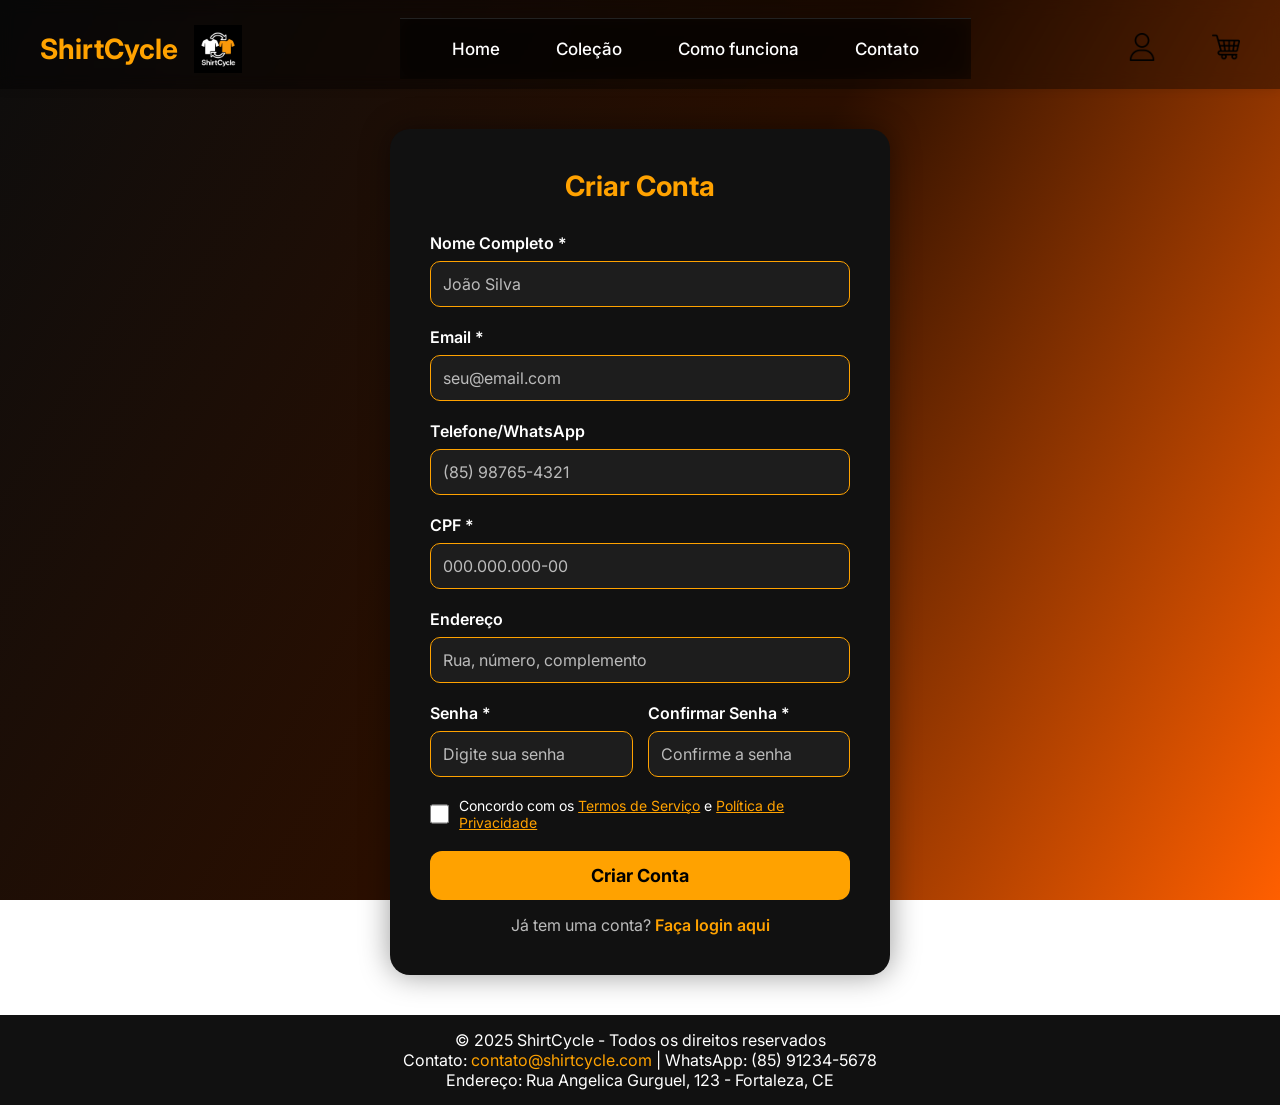
<file: projetos/Shirt Cycle para portfolio/usuario.html>
<!DOCTYPE html>
<html lang="pt-br">
<head>
  <meta charset="UTF-8" />
  <meta name="viewport" content="width=device-width, initial-scale=1.0" />
  <title>Cadastro - ShirtCycle</title>
  <link rel="stylesheet" href="css/usuario.css">
  <link rel="preconnect" href="https://fonts.googleapis.com">
  <link rel="preconnect" href="https://fonts.gstatic.com" crossorigin>
  <link href="https://fonts.googleapis.com/css2?family=Inter:wght@300;400;600;700&display=swap" rel="stylesheet">


</head>
<body>

  <!-- Seção do cabeçalho com navbar -->
  <header class="main-navbar">

    <!--Navbar superior-->
    <div class="navbar-top">

      <!--Navbar a esquerda-->
      <div class="navbar-left">
        <span class="logo" style="font-size:28px; font-weight:700; color:#ffa200; margin-right:16px;">ShirtCycle</span>
        <img src="imgs/favicon.ico.jpg" alt="Logo" style="height:48px;">
      </div>

      <nav class="navbar-menu">
      <ul>
        <li><a href="index.html">Home</a></li>
        <li><a href="#">Coleção</a></li>
        <li><a href="#">Como funciona</a></li>
        <li><a href="#">Contato</a></li>
      </ul>
    </nav>

      
      <!--Navbar a direita-->
      <div class="navbar-right">
        <a href="usuario.html"><img src="imgs/user.png" alt="Minha conta" style="height:28px; margin-right:24px;"></a>
        <a href="carrinho.html"><img src="imgs/shopping-cart.png" alt="Meu carrinho" style="height:28px;"></a>
      </div>
    </div>

    <!-- Navbar inferior -->
    
  </header>

  <!-- FORMULÁRIO DE CADASTRO -->
  <div class="container">
    <h1 class="form-title">Criar Conta</h1>

    <!--Nome completo-->
    <form id="cadastroForm">
      <div class="form-group">
        <label for="nome">Nome Completo *</label>
        <input type="text" id="nome" name="nome" placeholder="João Silva" required>
      </div>

      <!--Email-->
      <div class="form-group">
        <label for="email">Email *</label>
        <input type="email" id="email" name="email" placeholder="seu@email.com" required>
      </div>

      <!--Telefone/WhatsApp-->
      <div class="form-group">
        <label for="telefone">Telefone/WhatsApp</label>
        <input type="tel" id="telefone" name="telefone" placeholder="(85) 98765-4321">
      </div>

      <!--CPF-->
      <div class="form-group">
        <label for="cpf">CPF *</label>
        <input type="text" id="cpf" name="cpf" placeholder="000.000.000-00" required>
      </div>

      <!--Endereço-->
      <div class="form-group">
        <label for="endereco">Endereço</label>
        <input type="text" id="endereco" name="endereco" placeholder="Rua, número, complemento">
      </div>

      <!--Senha e Confirmar Senha-->
      <div class="password-group">
        <div class="form-group">
          <label for="senha">Senha *</label>
          <input type="password" id="senha" name="senha" placeholder="Digite sua senha" required>
        </div>

        <div class="form-group">
          <label for="confirma_senha">Confirmar Senha *</label>
          <input type="password" id="confirma_senha" name="confirma_senha" placeholder="Confirme a senha" required>
        </div>
      </div>

      <!--Termos e Condições-->
      <div class="form-checkbox">
        <input type="checkbox" id="termos" name="termos" required>
        <label for="termos">Concordo com os <a href="#" style="color: #ffa200;">Termos de Serviço</a> e <a href="#" style="color: #ffa200;">Política de Privacidade</a></label>
      </div>

      <button type="submit" class="submit-btn">Criar Conta</button>

      <!-- Link para login -->
      <div class="login-link">
        <p>Já tem uma conta? <a href="#">Faça login aqui</a></p>
      </div>
    </form>
  </div>

  <!-- Rodapé da página -->
  <footer>
    <p>© 2025 ShirtCycle - Todos os direitos reservados</p>
    <p>Contato: <a href="mailto:contato@shirtcycle.com">contato@shirtcycle.com</a> | WhatsApp: (85) 91234-5678</p>
    <p>Endereço: Rua Angelica Gurguel, 123 - Fortaleza, CE</p>
  </footer>

  <script>
    document.getElementById('cadastroForm').addEventListener('submit', function(e) {
      e.preventDefault();

      const senha = document.getElementById('senha').value;
      const confirma = document.getElementById('confirma_senha').value;

      if (senha !== confirma) {
        alert('As senhas não conferem!');
        return;
      }

      if (senha.length < 6) {
        alert('A senha deve ter pelo menos 6 caracteres!');
        return;
      }

      // Aqui você pode enviar os dados para o servidor
      alert('Cadastro realizado com sucesso!');
      // this.submit(); // Descomente para enviar ao servidor
    });
  </script>

</body>
</html>
</file>
<file: css/style.css>
:root {
      --bg: #0b1120;
      --card: #12182f;
      --text: #f5f7ff;
      --accent: #5b8dff;
      --muted: #99a3c4;
    }
    * { box-sizing: border-box; margin: 0; padding: 0; }
    body {
      font-family: Inter, system-ui, sans-serif;
      background: linear-gradient(180deg, #0b1120 0%, #141b33 100%);
      color: var(--text);
      line-height: 1.6;
    }
    .container {
      width: min(1120px, calc(100% - 2rem));
      margin: 0 auto;
      padding: 2rem 0 4rem;
    }
    header {
      display: flex;
      flex-wrap: wrap;
      justify-content: space-between;
      align-items: center;
      gap: 1rem;
      padding: 1rem 0;
    }
    header h1 {
      font-size: clamp(2rem, 4vw, 3rem);
    }
    header p {
      color: var(--muted);
      max-width: 36rem;
    }
    .button-primary {
      display: inline-flex;
      align-items: center;
      justify-content: center;
      padding: 0.9rem 1.6rem;
      border-radius: 999px;
      background: var(--accent);
      color: #fff;
      text-decoration: none;
      font-weight: 600;
      transition: filter 0.2s ease;
    }
    .button-primary:hover { filter: brightness(1.05); }
    .grid {
      display: grid;
      gap: 1.5rem;
    }
    .projects {
      grid-template-columns: repeat(auto-fit, minmax(260px, 1fr));
    }
    .card {
      background: rgba(255,255,255,0.05);
      border: 1px solid rgba(255,255,255,0.08);
      border-radius: 24px;
      padding: 1.6rem;
      transition: transform 0.2s ease, box-shadow 0.2s ease;
    }
    .card:hover {
      transform: translateY(-6px);
      box-shadow: 0 20px 50px rgba(0,0,0,0.18);
    }
    .card h3 {
      margin-bottom: 0.8rem;
      font-size: 1.2rem;
    }
    .card p {
      color: var(--muted);
      margin-bottom: 1.2rem;
    }
    .tags {
      display: flex;
      flex-wrap: wrap;
      gap: 0.5rem;
    }
    .tag {
      padding: 0.4rem 0.75rem;
      border-radius: 999px;
      background: rgba(91,141,255,0.12);
      color: #c7d2ff;
      font-size: 0.85rem;
    }
    .section-title {
      display: flex;
      justify-content: space-between;
      align-items: center;
      gap: 1rem;
      flex-wrap: wrap;
      margin-bottom: 1rem;
    }
    .section-title h2 {
      font-size: 1.75rem;
    }
    footer {
      margin-top: 3rem;
      padding-top: 2rem;
      border-top: 1px solid rgba(255,255,255,0.08);
      color: var(--muted);
      display: flex;
      justify-content: space-between;
      flex-wrap: wrap;
      gap: 1rem;
    }
    .contact-card {
      display: grid;
      gap: 1rem;
      background: rgba(255,255,255,0.04);
      border: 1px solid rgba(255,255,255,0.08);
      border-radius: 24px;
      padding: 1.6rem;
    }
    .contact-card a {
      color: var(--accent);
      text-decoration: none;
    }
    html {
      scroll-behavior: smooth;
    }
    @media (max-width: 640px) {
      header, footer { flex-direction: column; align-items: flex-start; }
    }
</file>
<file: projetos/Shirt Cycle para portfolio/css/pagina-principal.css>
/* Reset e estilos globais */
    * {
      margin: 0;
      padding: 0;
      box-sizing: border-box;
      font-family: "Inter", sans-serif;
    }

    /* Estilos do corpo da página */
    body {
      background: linear-gradient(120deg, #0d0d0d, #2b0f00, #ff5f00);
      background-attachment: fixed;
      color: #fff;
    }

    /* Estilos da navbar */
    .main-navbar {
      background: rgba(0, 0, 0, 0.4);
      color: #fff;
      font-family: 'Inter', sans-serif;
      width: 100%;
      box-shadow: 0 2px 8px rgba(0,0,0,0.08);
      backdrop-filter: blur(8px);
    }

    .navbar-top {
      display: flex;
      align-items: center;
      justify-content: space-between;
      padding: 18px 40px 10px 40px;
    }

    .navbar-left {
      display: flex;
      align-items: center;
    }

    .navbar-center {
      flex: 1;
      display: flex;
      justify-content: center;
    }

    .search-bar {
      display: flex;
      align-items: center;
      background: rgba(255,255,255,0.1);
      border-radius: 10px;
      padding: 8px 12px;
      border: 1px solid #ffa200;
      backdrop-filter: blur(8px);
      min-width: 320px;
      max-width: 400px;
      width: 100%;
    }

    .search-bar input {
      background: transparent;
      border: none;
      color: #fff;
      font-size: 16px;
      outline: none;
      width: 250px;
    }

    .search-bar input::placeholder {
      color: #bbb;
    }

    .search-bar button {
      background: #ffa200;
      border: none;
      color: #000;
      padding: 5px 10px;
      border-radius: 6px;
      cursor: pointer;
      font-weight: 600;
      transition: 0.3s;
      margin-left: 8px;
    }

    .search-bar button:hover {
      background: #ffbe4d;
    }

    .navbar-right {
      display: flex;
      align-items: center;
      gap: 32px;
    }

    .nav-icon-group {
      display: flex;
      flex-direction: column;
      align-items: center;
      gap: 2px;
    }

    .nav-label {
      font-size: 14px;
      color: #fff;
    }

    .navbar-menu {
      background: rgba(0, 0, 0, 0.4);
      border-top: 1px solid #222;
      padding: 0 40px;
      backdrop-filter: blur(8px);
      transition: all 0.3s ease;
    }

    .navbar-menu ul {
      display: flex;
      justify-content: center;
      gap: 32px;
      list-style: none;
      padding: 12px 0;
      margin: 0;
      animation: slideDown 0.4s ease-out;
    }

    @keyframes slideDown {
      from {
        opacity: 0;
        transform: translateY(-10px);
      }
      to {
        opacity: 1;
        transform: translateY(0);
      }
    }

    .navbar-menu ul li {
      position: relative;
      animation: fadeInUp 0.5s ease-out;
      animation-fill-mode: both;
    }

    .navbar-menu ul li:nth-child(1) { animation-delay: 0.1s; }
    .navbar-menu ul li:nth-child(2) { animation-delay: 0.2s; }
    .navbar-menu ul li:nth-child(3) { animation-delay: 0.3s; }
    .navbar-menu ul li:nth-child(4) { animation-delay: 0.4s; }

    @keyframes fadeInUp {
      from {
        opacity: 0;
        transform: translateY(10px);
      }
      to {
        opacity: 1;
        transform: translateY(0);
      }
    }

    .navbar-menu a {
      color: #fff;
      text-decoration: none;
      font-size: 17px;
      font-weight: 500;
      transition: all 0.3s cubic-bezier(0.25, 0.46, 0.45, 0.94);
      padding: 8px 12px;
      border-radius: 6px;
      display: block;
      position: relative;
    }

    .navbar-menu a::before {
      content: "";
      position: absolute;
      bottom: 0;
      left: 50%;
      width: 0;
      height: 2px;
      background: linear-gradient(90deg, #ffa200, #ffbe4d);
      transform: translateX(-50%);
      transition: width 0.3s cubic-bezier(0.25, 0.46, 0.45, 0.94);
    }

    .navbar-menu a:hover {
      color: #ffa200;
      background: rgba(255, 162, 0, 0.1);
      transform: translateY(-3px);
      box-shadow: 0 4px 12px rgba(255, 162, 0, 0.25);
    }

    .navbar-menu a:hover::before {
      width: 100%;
    }

    .navbar-menu a.active {
      color: #ffa200;
      background: rgba(255, 162, 0, 0.2);
      box-shadow: 0 2px 12px rgba(255, 162, 0, 0.3);
    }

    .navbar-menu a.active::before {
      width: 100%;
    }

    /* Estilos do container e cards */
    .container {
      width: 100%;
      max-width: 1200px;
      margin: 60px auto;
      display: grid;
      grid-template-columns: repeat(auto-fit, minmax(300px, 1fr));
      gap: 40px;
    }

    .card {
      background: #111;
      padding: 20px;
      border-radius: 20px;
      box-shadow: 0 0 20px rgba(0,0,0,0.4);
      transition: 0.3s;
    }

    .card:hover {
      transform: scale(1.03);
      box-shadow: 0 0 30px rgba(255, 94, 0, 0.4);
    }

    .card img {
      width: 100%;
      border-radius: 14px;
      margin-bottom: 15px;
    }

    .info {
      margin-bottom: 15px;
    }

    .info h2 {
      font-size: 20px;
      font-weight: 700;
      margin-bottom: 4px;
    }

    .info span {
      color: #bbb;
      font-size: 14px;
    }

    .preco {
      font-size: 18px;
      font-weight: 600;
      color: #ffda40;
      margin-bottom: 14px;
    }

    .btn-trocar {
      width: 100%;
      padding: 12px;
      border: none;
      border-radius: 12px;
      background: #ffa200;
      color: #000;
      font-weight: 700;
      cursor: pointer;
      transition: 0.3s;
    }

    .btn-trocar:hover {
      background: #ffbe4d;
    }

    .carrinho {
      width: 28px;
      height: 28px;
      cursor: pointer;
      transition: 0.3s;
    }

    .carrinho:hover {
      transform: scale(1.1);
    }

    /* Estilos do footer */
    footer {
      background: #111;
      color: white;
      text-align: center;
      padding: 15px;
      margin-top: 136px;
    }

    footer a {
      color: #ffa200;
      text-decoration: none;
      transition: 0.3s;
    }

    footer a:hover {
      color: #ffbe4d;
    }
</file>
<file: projetos/suunyside/css/style.css>
*{
    margin: 0;
    padding: 0;
    box-sizing: border-box;
}

.cabecalho{
    background-color: #3ebfff;
    padding: bottom 30px;
    height: 800px;
    font-size: 19px;
}

.navbar{
    display: flex;
    flex-direction: row;
    align-items: center;
    justify-content: space-between;
}


.sunny{
    display: inline-block;
    color: white;
    margin-right: 800px;
    margin-top: 30px;
    
}

.about{
    display: inline-block;
    color: white;
   /* margin-right: 40px;*/
    margin-top: 20px;
}

.services{
    display: inline-block;
    color: white;
    margin-top: 20px;
}

.proj{
    display: inline-block;
    color: white;
    margin-top: 20px;
}

.cont{
    display: inline-block;
    color: black;
    background-color:white ;
    border-radius: 30px;
    padding: 17px 14px 20px 17px;
    margin-top: 20px;
    
}
.cont:hover{
    background-color: #3dbeff;
    color: white;
    transition: 0.5s;
    
    
}

.creative{
    color: white;
    text-align: center;
    margin-top: 120px;
    font-size: 35px;
    letter-spacing: 5px;

}

.seta{
    margin-left: 49%;
    margin-top: 80px;
}



.descricao1{
    display: flex;
    
   
}

.frases{
    display: flex;
    flex-direction: column;
}

.frase1{
    font-size: 20px;
    display: inline-block;
    margin-right: 0px;
    margin-top: 150px;
    margin-left: 100px;
}   

.frase2{
    font-size: 20px;
    display: inline-flex;
    margin-right: 0px;
    margin-top: 40px;
    margin-left: 100px;
    opacity: 0.7;
}

.learn{
    font-size: 14px;
    display: inline-flex;
    margin-right: 0px;
    margin-top: 40px;
    margin-left: 100px;
    
}

.bar-amarelo{
    background-color: yellow;
    height: 4px;
    width: 100px;
    display: inline-flex;
    margin-right: 0px;
    margin-top: 0px;
    margin-left: 100px;
    border-radius: 10%; 
}

.bar-vermelho{
    background-color: red;
    height: 4px;
    width: 100px;
    display:flex;
    flex-direction: column;
    margin-top: 0px;
    margin-left: 100px;
    border-radius: 10%;
}



.imagens{
  display: flex;
  flex-direction:column;
  align-items: flex-start;
}

        
.ovo img{
    height: 550px;
    width: 745px;
    margin-left: 10px;
}


.copo img{
    height: 550px;
    width: 745px;
    margin-left: 0;
    display: inline-block;
}

.card-copo{
    display: flex;
    flex-direction: row;
}

.stand{
    font-size: 20px;
    display: inline-block;
    margin-right: 0px;
    margin-top: 150px;
    margin-left: 100px;
}

.frase3{
    font-size: 20px;
    display: inline-flex;
    margin-right: 0px;
    margin-top: 40px;
    margin-left: 100px;
    opacity: 0.7;
}

.cards-finais{
    display: flex;
    flex-direction:row
}

.cereja{
     width: 745px;
     height: 550px;
}

.laranja{
     width: 775px;
     height: 550px;
     margin-right: 0;
}

h2{
    text-align: center;
    opacity: 0.7;
    letter-spacing: 3px;
    margin-top: 100px;
}

.clientes{
    display: flex;
    flex-direction: row;
    justify-content: left;
    margin-top: 100px;
}

.emily{
    margin-left: 120px;
    gap: 20px;
    text-align: center;
    
}

.emily p{
    font-size: 20px;
    opacity: 0.7;
}

.img-emily{
    border-radius: 50%;
    height: 24%;
}

.thomas{
    text-align: center;
    margin-left: 50px;
}

.thomas p{
    font-size: 20px;
    opacity: 0.7;
    
}

.img-thomas{
    border-radius: 50%;
    height: 24%;
}

.jennie{
    text-align: center;
    margin-left: 50px;
}

.jennie p{
    font-size: 20px;
     opacity: 0.7;
}

.img-jennie{
    border-radius: 50%;
    height: 24%;

}

.footer{
    display: flex;
    flex-direction: row;
    height: 472px;
    width:200px;
}

.footer-text{
    width: 1521px;
    background-color: #34d5b5;
    padding: 100px;
    gap: 20px;
   
   
    
}

.footer-text h1{
    text-align: center;
    font-size: 20px;
    color: #31665b;
    
}

.footer-text p{
    display: flex;
    flex-direction: row;
    font-size: 20px;
    color: #527a7b;
}
</file>
<file: projetos/Shirt Cycle para portfolio/css/carrinho.css>
* {
      margin: 0;
      padding: 0;
      box-sizing: border-box;
      font-family: "Inter", sans-serif;
    }

    /* Estilos do corpo da página */
    body {
      background: linear-gradient(120deg, #0d0d0d, #2b0f00, #ff5f00);
      background-attachment: fixed;
      color: #fff;
      min-height: 100vh;
    }

    /* Estilos da navbar */
    .main-navbar {
      background: rgba(0, 0, 0, 0.4);
      color: #fff;
      font-family: 'Inter', sans-serif;
      width: 100%;
      box-shadow: 0 2px 8px rgba(0,0,0,0.08);
      backdrop-filter: blur(8px);
    }

    .navbar-top {
      display: flex;
      align-items: center;
      justify-content: space-between;
      padding: 18px 40px 10px 40px;
    }

    .navbar-left {
      display: flex;
      align-items: center;
    }

    .navbar-center {
      flex: 1;
      display: flex;
      justify-content: center;
    }

    .search-bar {
      display: flex;
      align-items: center;
      background: rgba(255,255,255,0.1);
      border-radius: 10px;
      padding: 8px 12px;
      border: 1px solid #ffa200;
      backdrop-filter: blur(8px);
      min-width: 320px;
      max-width: 400px;
      width: 100%;
    }

    .search-bar input {
      background: transparent;
      border: none;
      color: #fff;
      font-size: 16px;
      outline: none;
      width: 250px;
    }

    .search-bar input::placeholder {
      color: #bbb;
    }

    .search-bar button {
      background: #ffa200;
      border: none;
      color: #000;
      padding: 5px 10px;
      border-radius: 6px;
      cursor: pointer;
      font-weight: 600;
      transition: 0.3s;
      margin-left: 8px;
    }

    .search-bar button:hover {
      background: #ffbe4d;
    }

    .navbar-right {
      display: flex;
      align-items: center;
      gap: 32px;
    }

    .navbar-menu {
      background: rgba(0, 0, 0, 0.4);
      border-top: 1px solid #222;
      padding: 0 40px;
      backdrop-filter: blur(8px);
    }

    .navbar-menu ul {
      display: flex;
      justify-content: center;
      gap: 32px;
      list-style: none;
      padding: 12px 0;
      margin: 0;
      animation: slideDown 0.4s ease-out;
    }

    @keyframes slideDown {
      from {
        opacity: 0;
        transform: translateY(-10px);
      }
      to {
        opacity: 1;
        transform: translateY(0);
      }
    }

    .navbar-menu a {
      color: #fff;
      text-decoration: none;
      font-size: 17px;
      font-weight: 500;
      transition: all 0.3s;
      padding: 8px 12px;
      border-radius: 6px;
      display: block;
      position: relative;
    }

    .navbar-menu a::before {
      content: "";
      position: absolute;
      bottom: 0;
      left: 50%;
      width: 0;
      height: 2px;
      background: linear-gradient(90deg, #ffa200, #ffbe4d);
      transform: translateX(-50%);
      transition: width 0.3s;
    }

    .navbar-menu a:hover {
      color: #ffa200;
      background: rgba(255, 162, 0, 0.1);
      transform: translateY(-3px);
    }

    .navbar-menu a:hover::before {
      width: 100%;
    }

    /* Estilos do carrinho */
    .cart-container {
      max-width: 1200px;
      margin: 60px auto;
      padding: 0 20px;
    }

    .cart-title {
      font-size: 32px;
      font-weight: 700;
      margin-bottom: 30px;
      color: #ffa200;
    }

    .cart-content {
      display: grid;
      grid-template-columns: 2fr 1fr;
      gap: 30px;
    }

    .cart-items {
      background: #111;
      border-radius: 20px;
      padding: 30px;
      box-shadow: 0 0 20px rgba(0,0,0,0.4);
    }

    .cart-item {
      display: flex;
      gap: 20px;
      padding: 20px;
      border: 1px solid #222;
      border-radius: 12px;
      margin-bottom: 15px;
      transition: 0.3s;
    }

    .cart-item:hover {
      border-color: #ffa200;
      box-shadow: 0 0 15px rgba(255, 162, 0, 0.2);
    }

    .item-image {
      width: 120px;
      height: 120px;
      border-radius: 10px;
      object-fit: cover;
    }

    .item-details {
      flex: 1;
    }

    .item-name {
      font-size: 18px;
      font-weight: 700;
      margin-bottom: 5px;
    }

    .item-season {
      color: #bbb;
      font-size: 14px;
      margin-bottom: 10px;
    }

    .item-price {
      font-size: 20px;
      font-weight: 700;
      color: #ffda40;
    }

    .item-quantity {
      display: flex;
      align-items: center;
      gap: 10px;
      margin-top: 10px;
    }

    .quantity-btn {
      background: #ffa200;
      border: none;
      color: #000;
      width: 30px;
      height: 30px;
      border-radius: 6px;
      cursor: pointer;
      font-weight: 700;
      transition: 0.3s;
    }

    .quantity-btn:hover {
      background: #ffbe4d;
    }

    .quantity-input {
      background: rgba(255,255,255,0.1);
      border: 1px solid #ffa200;
      color: #fff;
      width: 50px;
      text-align: center;
      padding: 5px;
      border-radius: 6px;
    }

    .remove-btn {
      background: #ff4444;
      border: none;
      color: #fff;
      padding: 8px 12px;
      border-radius: 6px;
      cursor: pointer;
      transition: 0.3s;
      font-weight: 600;
    }

    .remove-btn:hover {
      background: #ff6666;
    }

    .empty-cart {
      text-align: center;
      padding: 60px 20px;
      color: #bbb;
    }

    .empty-cart p {
      font-size: 18px;
      margin-bottom: 20px;
    }

    .empty-btn {
      background: #ffa200;
      border: none;
      color: #000;
      padding: 12px 30px;
      border-radius: 12px;
      cursor: pointer;
      font-weight: 700;
      transition: 0.3s;
      text-decoration: none;
      display: inline-block;
    }

    .empty-btn:hover {
      background: #ffbe4d;
    }

    .cart-summary {
      background: #111;
      border-radius: 20px;
      padding: 30px;
      box-shadow: 0 0 20px rgba(0,0,0,0.4);
      height: fit-content;
      position: sticky;
      top: 20px;
    }

    .summary-title {
      font-size: 22px;
      font-weight: 700;
      margin-bottom: 20px;
    }

    .summary-row {
      display: flex;
      justify-content: space-between;
      margin-bottom: 15px;
      font-size: 16px;
    }

    .summary-row.total {
      font-size: 20px;
      font-weight: 700;
      color: #ffda40;
      border-top: 1px solid #222;
      padding-top: 15px;
      margin-top: 15px;
    }

    .checkout-btn {
      width: 100%;
      padding: 15px;
      background: #ffa200;
      border: none;
      color: #000;
      font-size: 18px;
      font-weight: 700;
      border-radius: 12px;
      cursor: pointer;
      margin-top: 20px;
      transition: 0.3s;
    }

    .checkout-btn:hover {
      background: #ffbe4d;
    }

    .checkout-btn:disabled {
      background: #666;
      cursor: not-allowed;
    }

    /* Estilos do footer */
    footer {
      background: #111;
      color: white;
      text-align: center;
      padding: 15px;
      margin-top: 100px;
    }

    footer a {
      color: #ffa200;
      text-decoration: none;
      transition: 0.3s;
    }

    footer a:hover {
      color: #ffbe4d;
    }

    /* Media queries para responsividade */
    @media (max-width: 768px) {
      .cart-content {
        grid-template-columns: 1fr;
      }

      .cart-summary {
        position: static;
      }
    }
</file>
<file: projetos/Shirt Cycle para portfolio/css/compre-psg.css>
body {
     background: linear-gradient(120deg, #0d0d0d, #2b0f00, #ff5f00);
      background-attachment: fixed;
      color: #fff;
    }

  /* Estilos da navbar */
    .main-navbar {
      background: rgba(0, 0, 0, 0.4);
      color: #fff;
      font-family: 'Inter', sans-serif;
      width: 100%;
      box-shadow: 0 2px 8px rgba(0,0,0,0.08);
      backdrop-filter: blur(8px);
    }

    .navbar-top {
      display: flex;
      align-items: center;
      justify-content: space-between;
      padding: 18px 40px 10px 40px;
    }

    .navbar-left {
      display: flex;
      align-items: center;
    }

    .navbar-center {
      flex: 1;
      display: flex;
      justify-content: center;
    }

    .navbar-right {
      display: flex;
      align-items: center;
      gap: 32px;
    }

    .navbar-menu {
      /*background: rgba(0, 0, 0, 0.4);
      border-top: 1px solid #222;*/
      padding: 0 40px;
      backdrop-filter: blur(8px);
    }

    .navbar-menu ul {
      display: flex;
      justify-content: center;
      gap: 32px;
      list-style: none;
      padding: 12px 0;
      margin: 0;
      animation: slideDown 0.4s ease-out;
    }

    @keyframes slideDown {
      from {
        opacity: 0;
        transform: translateY(-10px);
      }
      to {
        opacity: 1;
        transform: translateY(0);
      }
    }

    .navbar-menu a {
      color: #fff;
      text-decoration: none;
      font-size: 17px;
      font-weight: 500;
      transition: all 0.3s;
      padding: 8px 12px;
      border-radius: 6px;
      display: block;
      position: relative;
    }

    .navbar-menu a::before {
      content: "";
      position: absolute;
      bottom: 0;
      left: 50%;
      width: 0;
      height: 2px;
      background: linear-gradient(90deg, #ffa200, #ffbe4d);
      transform: translateX(-50%);
      transition: width 0.3s;
    }

    .navbar-menu a:hover {
      color: #ffa200;
      background: rgba(255, 162, 0, 0.1);
      transform: translateY(-3px);
    }

    .navbar-menu a:hover::before {
      width: 100%;
    }

    .container {
      max-width: 1200px;
      margin: 30px auto;
      padding: 0 20px;
      display: grid;
      grid-template-columns: repeat(auto-fit, minmax(320px, 1fr));
      gap: 30px;
    }

    .card{
        background-color: #000;
        border-radius: 12px;
        overflow: hidden;
        box-shadow: 0 6px 12px rgba(0,0,0,0.15);
        padding-bottom: 30px;
        width: 80%;
        color: white;
    }

    .card img {
      width: 100%;
      height: auto;
      display: block;
    }

    .card .card-credit {
      width: 25px;
      height: auto;
      vertical-align: middle;
      margin-right: 10px;
    }

    .credit-row {
    display: flex;
    align-items: center;
}

.tamanhos {
      display: flex;
      gap: 10px;
    }

    .opcao {
      border: 2px solid #ccc;
      padding: 10px 20px;
      border-radius: 8px;
      cursor: pointer;
      transition: 0.3s;
    }

    .opcao:hover {
      border-color: #888;
    }

    .opcao.selecionado {
      border-color:  #ff5733;
      color:  #ff5733;
      font-weight: bold;
      position: relative;
    }

    .opcao.selecionado::before {
      content: "✔";
      position: absolute;
      top: -8px;
      left: -8px;
      background:  #ff5733;
      color: #fff;
      border-radius: 50%;
      width: 18px;
      height: 18px;
      display: flex;
      align-items: center;
      justify-content: center;
      font-size: 12px;
    }

     .contador {
      display: flex;
      align-items: center;
      justify-content: center;
      gap: 20px;
      border: 2px solid #ddd;
      border-radius: 12px;

      width: fit-content;
      font-size: 20px;
      font-family: sans-serif;
    }

    .btn {
      cursor: pointer;
      border: none;
      background: none;
      font-size: 24px;
      font-weight: bold;
      transition: 0.2s;
    }

    .btn:hover {
      color: #ff5733 ;
    }

    .valor {
      min-width: 20px;
      text-align: center;
      font-weight: bold;
    }

    .compre{
        display: flex;
        flex-direction: row;
    }

    button{ margin: 10px auto 0;
      display: block;
      padding: 12px 25px;
      background: white;
      color: #000;
      font-size: 16px;
      cursor: pointer;
      border: none;
      border-radius: 6px;
      }

    
      footer {
      background: #111;
      color: white;
      text-align: center;
      padding: 15px;
      margin-top: 233px;
    }

    footer p {
      margin: 5px 0;
    }

    footer a {
      color: #ffa200;
      text-decoration: none;
      transition: 0.3s;
    }

    footer a:hover {
      text-decoration: underline;
    }

    
        .card >:not(img) {
  margin-left: 10px;
}
</file>
<file: projetos/Shirt Cycle para portfolio/css/compre-al-nassar.css>
body {
      background: linear-gradient(120deg, #0d0d0d, #2b0f00, #ff5f00);
      background-attachment: fixed;
      color: #fff;
    }

  /* Estilos da navbar */
    .main-navbar {
      background: rgba(0, 0, 0, 0.4);
      color: #fff;
      font-family: 'Inter', sans-serif;
      width: 100%;
      box-shadow: 0 2px 8px rgba(0,0,0,0.08);
      backdrop-filter: blur(8px);
    }

    .navbar-top {
      display: flex;
      align-items: center;
      justify-content: space-between;
      padding: 18px 40px 10px 40px;
    }

    .navbar-left {
      display: flex;
      align-items: center;
    }

    .navbar-center {
      flex: 1;
      display: flex;
      justify-content: center;
    }

    .navbar-right {
      display: flex;
      align-items: center;
      gap: 32px;
    }

    .navbar-menu {
      /*background: rgba(0, 0, 0, 0.4);
      border-top: 1px solid #222;*/
      padding: 0 40px;
      backdrop-filter: blur(8px);
    }

    .navbar-menu ul {
      display: flex;
      justify-content: center;
      gap: 32px;
      list-style: none;
      padding: 12px 0;
      margin: 0;
      animation: slideDown 0.4s ease-out;
    }

    @keyframes slideDown {
      from {
        opacity: 0;
        transform: translateY(-10px);
      }
      to {
        opacity: 1;
        transform: translateY(0);
      }
    }

    .navbar-menu a {
      color: #fff;
      text-decoration: none;
      font-size: 17px;
      font-weight: 500;
      transition: all 0.3s;
      padding: 8px 12px;
      border-radius: 6px;
      display: block;
      position: relative;
    }

    .navbar-menu a::before {
      content: "";
      position: absolute;
      bottom: 0;
      left: 50%;
      width: 0;
      height: 2px;
      background: linear-gradient(90deg, #ffa200, #ffbe4d);
      transform: translateX(-50%);
      transition: width 0.3s;
    }

    .navbar-menu a:hover {
      color: #ffa200;
      background: rgba(255, 162, 0, 0.1);
      transform: translateY(-3px);
    }

    .navbar-menu a:hover::before {
      width: 100%;
    }

    .container {
      max-width: 1200px;
      margin: 30px auto;
      padding: 0 20px;
      display: grid;
      grid-template-columns: repeat(auto-fit, minmax(320px, 1fr));
      gap: 30px;
    }

    .card{
        background-color: #000;
        border-radius: 12px;
        overflow: hidden;
        box-shadow: 0 6px 12px rgba(0,0,0,0.15);
        padding-bottom: 30px;
        width: 80%;
        color: white;
    }

    .card img {
      width: 100%;
      height: auto;
      display: block;
    }

    .card .card-credit {
      width: 25px;
      height: auto;
      vertical-align: middle;
      margin-right: 10px;
    }

    .credit-row {
    display: flex;
    align-items: center;
}

.tamanhos {
      display: flex;
      gap: 10px;
    }

    .opcao {
      border: 2px solid #ccc;
      padding: 10px 20px;
      border-radius: 8px;
      cursor: pointer;
      transition: 0.3s;
    }

    .opcao:hover {
      border-color: #888;
    }

    .opcao.selecionado {
      border-color:  #ff5733;
      color:  #ff5733;
      font-weight: bold;
      position: relative;
    }

    .opcao.selecionado::before {
      content: "✔";
      position: absolute;
      top: -8px;
      left: -8px;
      background:  #ff5733;
      color: #fff;
      border-radius: 50%;
      width: 18px;
      height: 18px;
      display: flex;
      align-items: center;
      justify-content: center;
      font-size: 12px;
    }

     .contador {
      display: flex;
      align-items: center;
      justify-content: center;
      gap: 20px;
      border: 2px solid #ddd;
      border-radius: 12px;

      width: fit-content;
      font-size: 20px;
      font-family: sans-serif;
    }

    .btn {
      cursor: pointer;
      border: none;
      background: none;
      font-size: 24px;
      font-weight: bold;
      transition: 0.2s;
    }

    .btn:hover {
      color: #ff5733 ;
    }

    .valor {
      min-width: 20px;
      text-align: center;
      font-weight: bold;
    }

    .compre{
        display: flex;
        flex-direction: row;
    }

    button{ margin: 10px auto 0;
      display: block;
      padding: 12px 25px;
      background: white;
      color: #000;
      font-size: 16px;
      cursor: pointer;
      border: none;
      border-radius: 6px;
      }

      footer {
     background: #111;
      color: white;
      text-align: center;
      padding: 15px;
      margin-top: 233px;
    }

    footer p {
      margin: 5px 0;
    }

    footer a {
      color: #ff6347;
      text-decoration: none;
    }

    footer a:hover {
      text-decoration: underline;
    }

    
        .card >:not(img) {
  margin-left: 10px;
}
</file>
<file: projetos/Shirt Cycle para portfolio/css/compre-barca.css>
body {
       background: linear-gradient(120deg, #0d0d0d, #2b0f00, #ff5f00);
      background-attachment: fixed;
      color: #fff;
    }

   /* Estilos da navbar */
    .main-navbar {
      background: rgba(0, 0, 0, 0.4);
      color: #fff;
      font-family: 'Inter', sans-serif;
      width: 100%;
      box-shadow: 0 2px 8px rgba(0,0,0,0.08);
      backdrop-filter: blur(8px);
    }

    .navbar-top {
      display: flex;
      align-items: center;
      justify-content: space-between;
      padding: 18px 40px 10px 40px;
    }

    .navbar-left {
      display: flex;
      align-items: center;
    }

    .navbar-center {
      flex: 1;
      display: flex;
      justify-content: center;
    }

    .navbar-right {
      display: flex;
      align-items: center;
      gap: 32px;
    }

    .navbar-menu {
      /*background: rgba(0, 0, 0, 0.4);
      border-top: 1px solid #222;*/
      padding: 0 40px;
      backdrop-filter: blur(8px);
    }

    .navbar-menu ul {
      display: flex;
      justify-content: center;
      gap: 32px;
      list-style: none;
      padding: 12px 0;
      margin: 0;
      animation: slideDown 0.4s ease-out;
    }

    @keyframes slideDown {
      from {
        opacity: 0;
        transform: translateY(-10px);
      }
      to {
        opacity: 1;
        transform: translateY(0);
      }
    }

    .navbar-menu a {
      color: #fff;
      text-decoration: none;
      font-size: 17px;
      font-weight: 500;
      transition: all 0.3s;
      padding: 8px 12px;
      border-radius: 6px;
      display: block;
      position: relative;
    }

    .navbar-menu a::before {
      content: "";
      position: absolute;
      bottom: 0;
      left: 50%;
      width: 0;
      height: 2px;
      background: linear-gradient(90deg, #ffa200, #ffbe4d);
      transform: translateX(-50%);
      transition: width 0.3s;
    }

    .navbar-menu a:hover {
      color: #ffa200;
      background: rgba(255, 162, 0, 0.1);
      transform: translateY(-3px);
    }

    .navbar-menu a:hover::before {
      width: 100%;
    } 
    .container {
      max-width: 1200px;
      margin: 30px auto;
      padding: 0 20px;
      display: grid;
      grid-template-columns: repeat(auto-fit, minmax(320px, 1fr));
      gap: 30px;
    }

    .card{
        background-color:#000;
        border-radius: 12px;
        overflow: hidden;
        box-shadow: 0 6px 12px rgba(0,0,0,0.15);
        padding-bottom: 30px;
        width: 80%;
        color: white;
    }

    .card img {
      width: 100%;
      height: auto;
      display: block;
    }

    .card .card-credit {
      width: 25px;
      height: auto;
      vertical-align: middle;
      margin-right: 10px;
    }

    .credit-row {
    display: flex;
    align-items: center;
}

.tamanhos {
      display: flex;
      gap: 10px;
    }

    .opcao {
      border: 2px solid #ccc;
      padding: 10px 20px;
      border-radius: 8px;
      cursor: pointer;
      transition: 0.3s;
    }

    .opcao:hover {
      border-color: #888;
    }

    .opcao.selecionado {
      border-color:  #ff5733;
      color:  #ff5733;
      font-weight: bold;
      position: relative;
    }

    .opcao.selecionado::before {
      content: "✔";
      position: absolute;
      top: -8px;
      left: -8px;
      background:  #ff5733;
      color: #fff;
      border-radius: 50%;
      width: 18px;
      height: 18px;
      display: flex;
      align-items: center;
      justify-content: center;
      font-size: 12px;
    }

     .contador {
      display: flex;
      align-items: center;
      justify-content: center;
      gap: 20px;
      border: 2px solid #ddd;
      border-radius: 12px;
      width: fit-content;
      font-size: 20px;
      font-family: sans-serif;
    }

    .btn {
      cursor: pointer;
      border: none;
      background: none;
      font-size: 24px;
      font-weight: bold;
      transition: 0.2s;
    }

    .btn:hover {
      color: #ff5733 ;
    }

    .valor {
      min-width: 20px;
      text-align: center;
      font-weight: bold;
    }

    .compre{
        display: flex;
        flex-direction: row;
    }

    button{ margin: 10px auto 0;
      display: block;
      padding: 12px 25px;
      background: white;
      color: #000;
      font-size: 16px;
      cursor: pointer;
      border: none;
      border-radius: 6px;
      }

        .card >:not(img) {
  margin-left: 10px;
}

footer {
     background: #111;
      color: white;
      text-align: center;
      padding: 15px;
      margin-top: 189px;
    }
</file>
<file: projetos/Shirt Cycle para portfolio/css/usuario.css>
* {
      margin: 0;
      padding: 0;
      box-sizing: border-box;
      font-family: "Inter", sans-serif;
    }

    body {
      background: linear-gradient(120deg, #0d0d0d, #2b0f00, #ff5f00);
      background-attachment: fixed;
      color: #fff;
      min-height: 100vh;
      display: flex;
      flex-direction: column;
    }

    /* NAVBAR */
    .main-navbar {
      background: rgba(0, 0, 0, 0.4);
      color: #fff;
      font-family: 'Inter', sans-serif;
      width: 100%;
      box-shadow: 0 2px 8px rgba(0,0,0,0.08);
      backdrop-filter: blur(8px);
    }

    .navbar-top {
      display: flex;
      align-items: center;
      justify-content: space-between;
      padding: 18px 40px 10px 40px;
    }

    .navbar-left {
      display: flex;
      align-items: center;
    }

    .navbar-center {
      flex: 1;
      display: flex;
      justify-content: center;
    }

    .search-bar {
      display: flex;
      align-items: center;
      background: rgba(255,255,255,0.1);
      border-radius: 10px;
      padding: 8px 12px;
      border: 1px solid #ffa200;
      backdrop-filter: blur(8px);
      min-width: 320px;
      max-width: 400px;
      width: 100%;
    }

    .search-bar input {
      background: transparent;
      border: none;
      color: #fff;
      font-size: 16px;
      outline: none;
      width: 250px;
    }

    .search-bar input::placeholder {
      color: #bbb;
    }

    .search-bar button {
      background: #ffa200;
      border: none;
      color: #000;
      padding: 5px 10px;
      border-radius: 6px;
      cursor: pointer;
      font-weight: 600;
      transition: 0.3s;
      margin-left: 8px;
    }

    .search-bar button:hover {
      background: #ffbe4d;
    }

    .navbar-right {
      display: flex;
      align-items: center;
      gap: 32px;
    }

    .navbar-menu {
      background: rgba(0, 0, 0, 0.4);
      border-top: 1px solid #222;
      padding: 0 40px;
      backdrop-filter: blur(8px);
    }

    .navbar-menu ul {
      display: flex;
      justify-content: center;
      gap: 32px;
      list-style: none;
      padding: 12px 0;
      margin: 0;
      animation: slideDown 0.4s ease-out;
    }

    @keyframes slideDown {
      from {
        opacity: 0;
        transform: translateY(-10px);
      }
      to {
        opacity: 1;
        transform: translateY(0);
      }
    }

    .navbar-menu a {
      color: #fff;
      text-decoration: none;
      font-size: 17px;
      font-weight: 500;
      transition: all 0.3s;
      padding: 8px 12px;
      border-radius: 6px;
      display: block;
      position: relative;
    }

    .navbar-menu a::before {
      content: "";
      position: absolute;
      bottom: 0;
      left: 50%;
      width: 0;
      height: 2px;
      background: linear-gradient(90deg, #ffa200, #ffbe4d);
      transform: translateX(-50%);
      transition: width 0.3s;
    }

    .navbar-menu a:hover {
      color: #ffa200;
      background: rgba(255, 162, 0, 0.1);
      transform: translateY(-3px);
    }

    .navbar-menu a:hover::before {
      width: 100%;
    }

    /* CONTEÚDO PRINCIPAL */
    .container {
      flex: 1;
      max-width: 500px;
      margin: 40px auto;
      padding: 40px;
      background: #111;
      border-radius: 20px;
      box-shadow: 0 0 30px rgba(0,0,0,0.4);
    }

    .form-title {
      font-size: 28px;
      font-weight: 700;
      margin-bottom: 30px;
      text-align: center;
      color: #ffa200;
    }

    .form-group {
      margin-bottom: 20px;
    }

    .form-group label {
      display: block;
      margin-bottom: 8px;
      font-weight: 600;
      font-size: 16px;
    }

    .form-group input,
    .form-group select {
      width: 100%;
      padding: 12px;
      background: rgba(255,255,255,0.05);
      border: 1px solid #ffa200;
      border-radius: 10px;
      color: #fff;
      font-size: 16px;
      transition: 0.3s;
    }

    .form-group input::placeholder {
      color: #bbb;
    }

    .form-group input:focus,
    .form-group select:focus {
      outline: none;
      border-color: #ffbe4d;
      box-shadow: 0 0 10px rgba(255, 162, 0, 0.3);
      background: rgba(255,255,255,0.1);
    }

    .form-group select {
      cursor: pointer;
    }

    .form-group select option {
      background: #111;
      color: #fff;
    }

    .password-group {
      display: grid;
      grid-template-columns: 1fr 1fr;
      gap: 15px;
    }

    .form-checkbox {
      display: flex;
      align-items: center;
      margin-bottom: 20px;
    }

    .form-checkbox input {
      width: 20px;
      height: 20px;
      margin-right: 10px;
      cursor: pointer;
    }

    .form-checkbox label {
      margin: 0;
      font-size: 14px;
      cursor: pointer;
    }

    .submit-btn {
      width: 100%;
      padding: 14px;
      background: #ffa200;
      border: none;
      color: #000;
      font-size: 18px;
      font-weight: 700;
      border-radius: 12px;
      cursor: pointer;
      transition: 0.3s;
      margin-bottom: 15px;
    }

    .submit-btn:hover {
      background: #ffbe4d;
      transform: translateY(-2px);
      box-shadow: 0 6px 15px rgba(255, 162, 0, 0.3);
    }

    .login-link {
      text-align: center;
      color: #bbb;
    }

    .login-link a {
      color: #ffa200;
      text-decoration: none;
      font-weight: 600;
      transition: 0.3s;
    }

    .login-link a:hover {
      color: #ffbe4d;
    }

    footer {
      background: #111;
      color: white;
      text-align: center;
      padding: 15px;
      margin-top: auto;
    }

    footer a {
      color: #ffa200;
      text-decoration: none;
      transition: 0.3s;
    }

    footer a:hover {
      color: #ffbe4d;
    }

    @media (max-width: 600px) {
      .container {
        margin: 20px;
        padding: 20px;
      }

      .password-group {
        grid-template-columns: 1fr;
      }
    }
</file>
